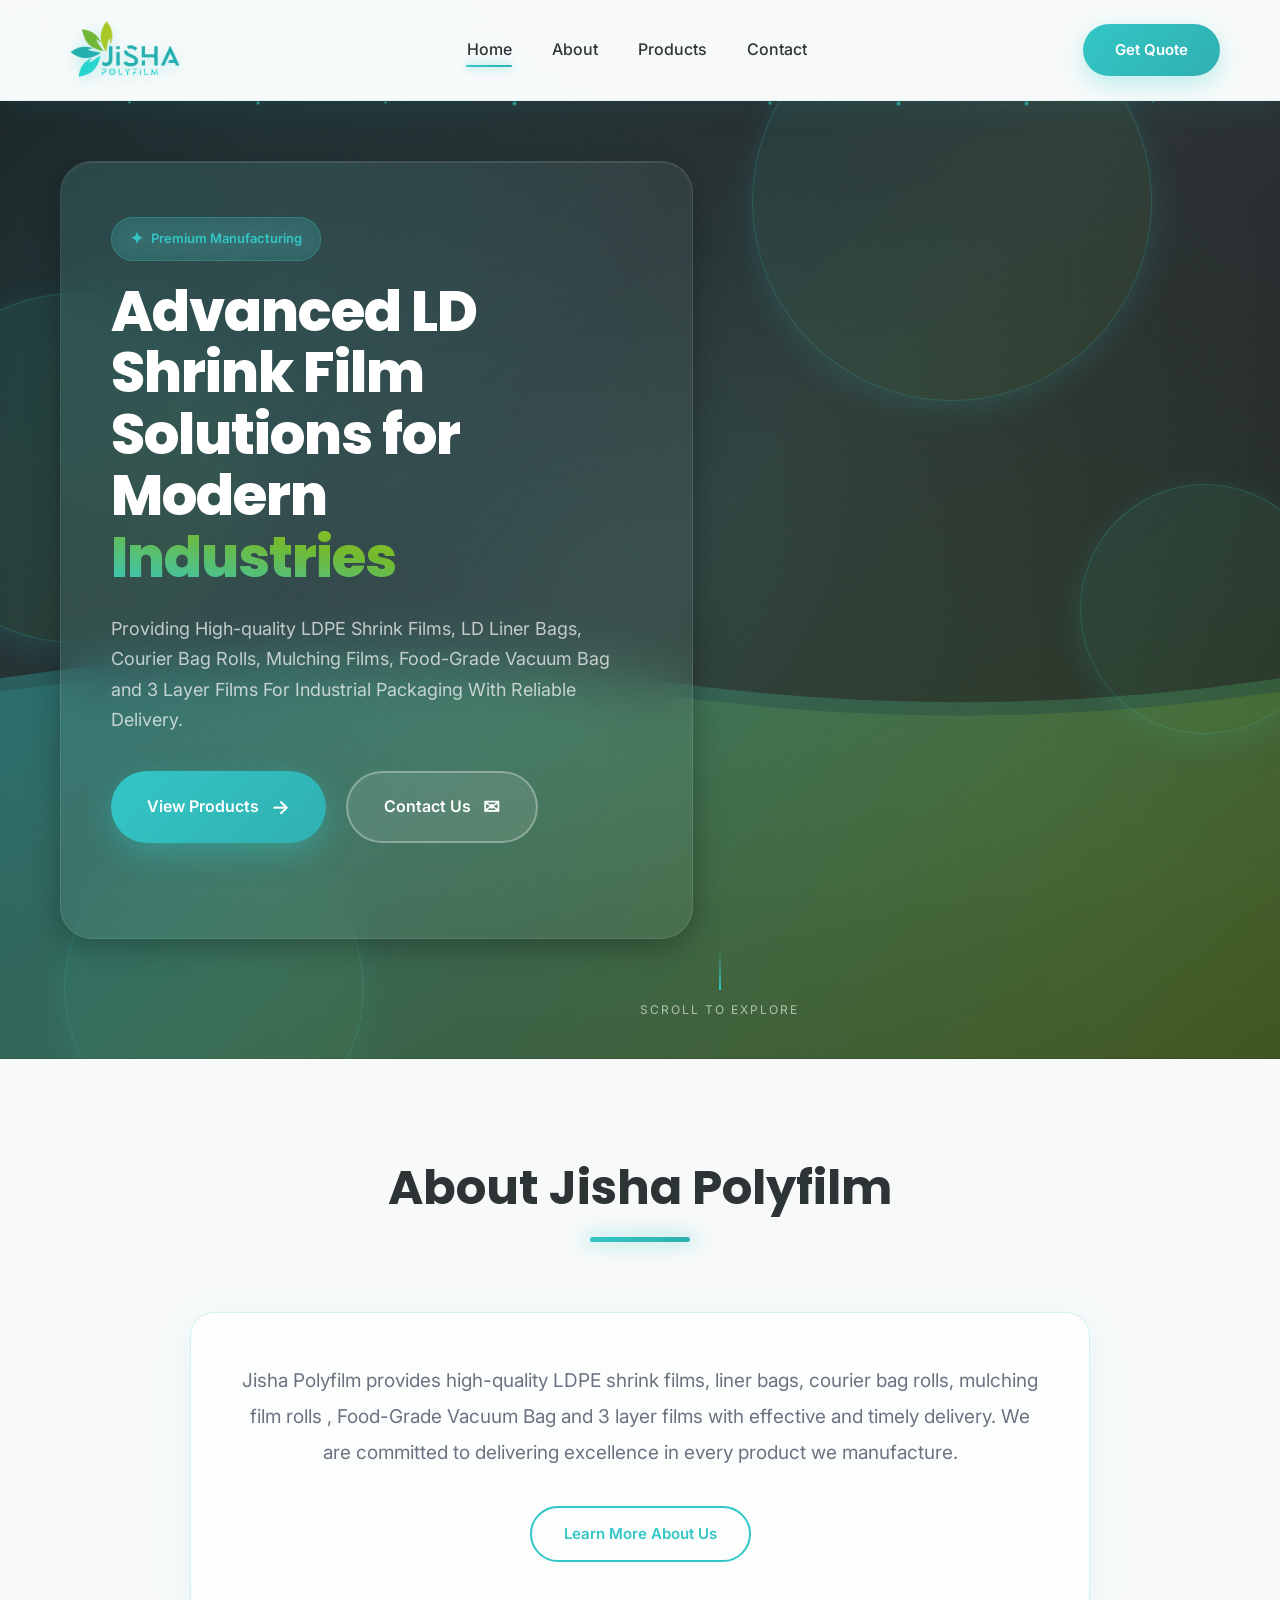
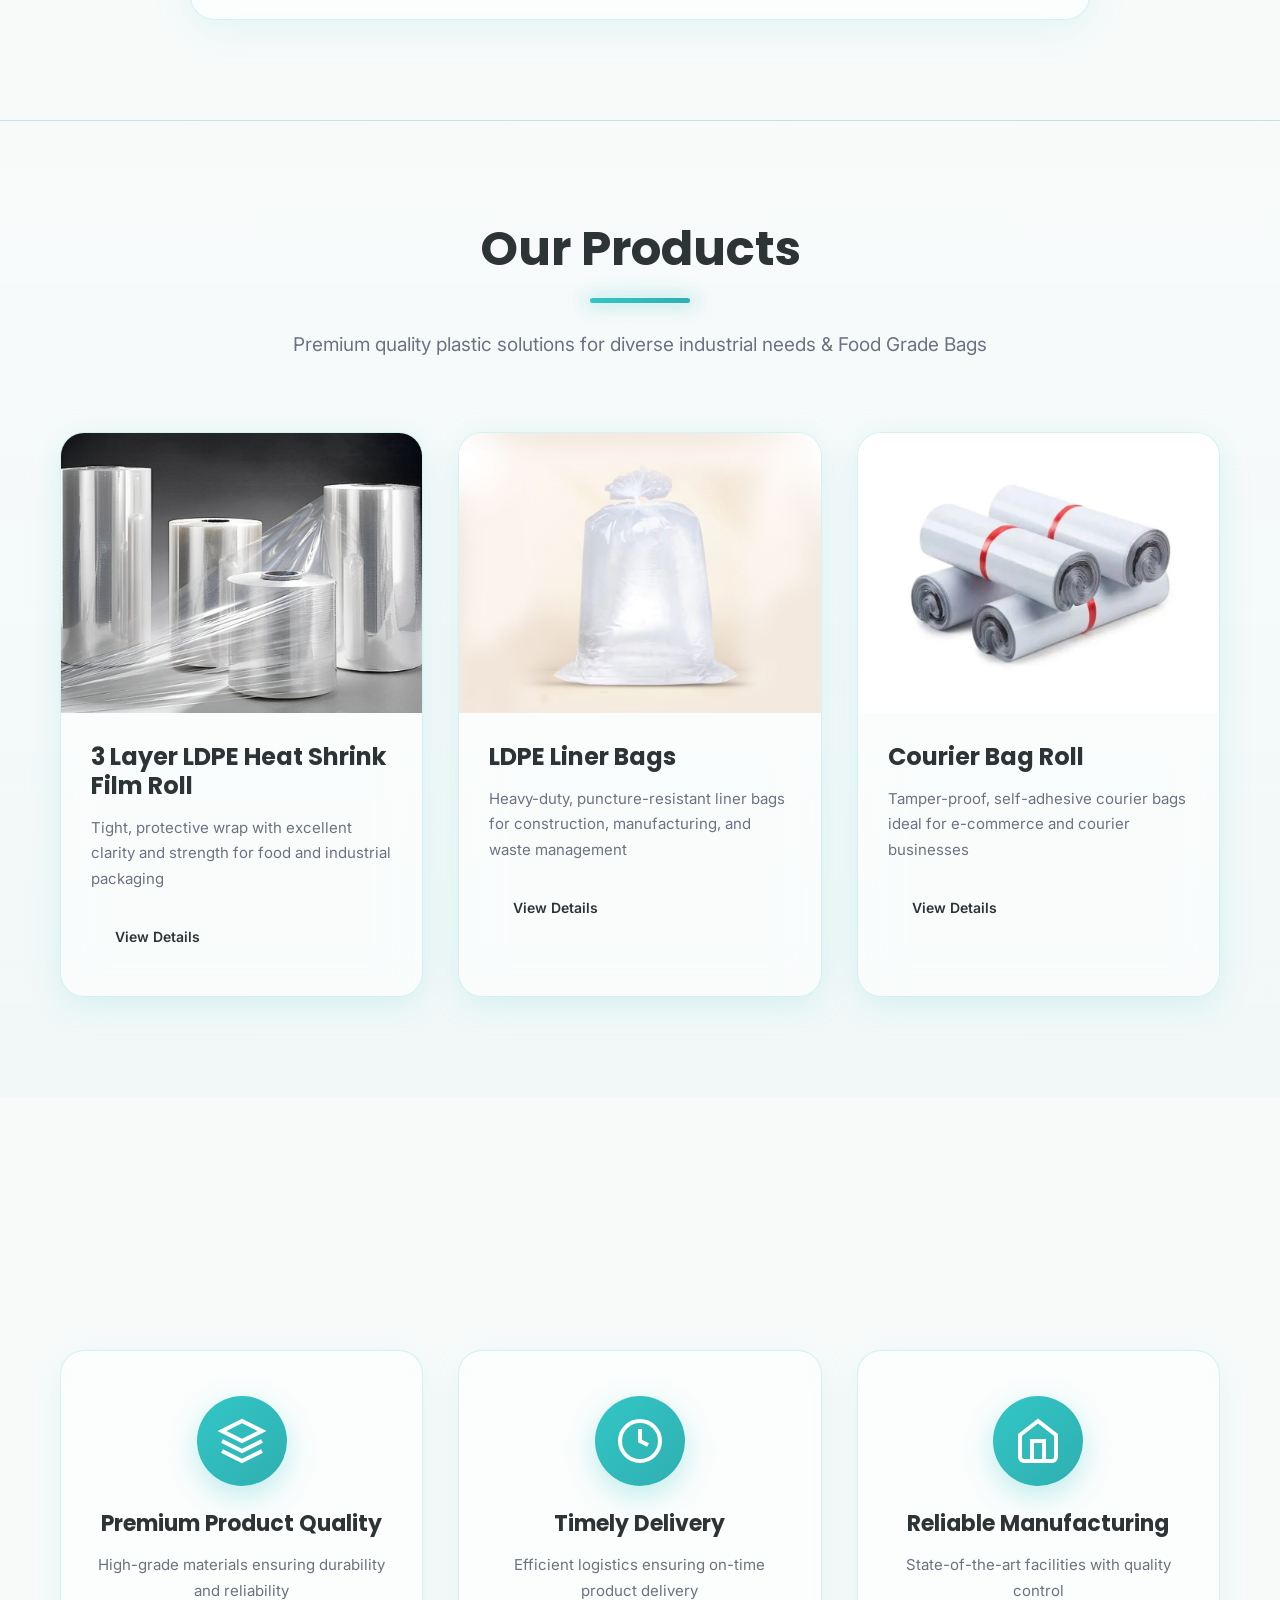
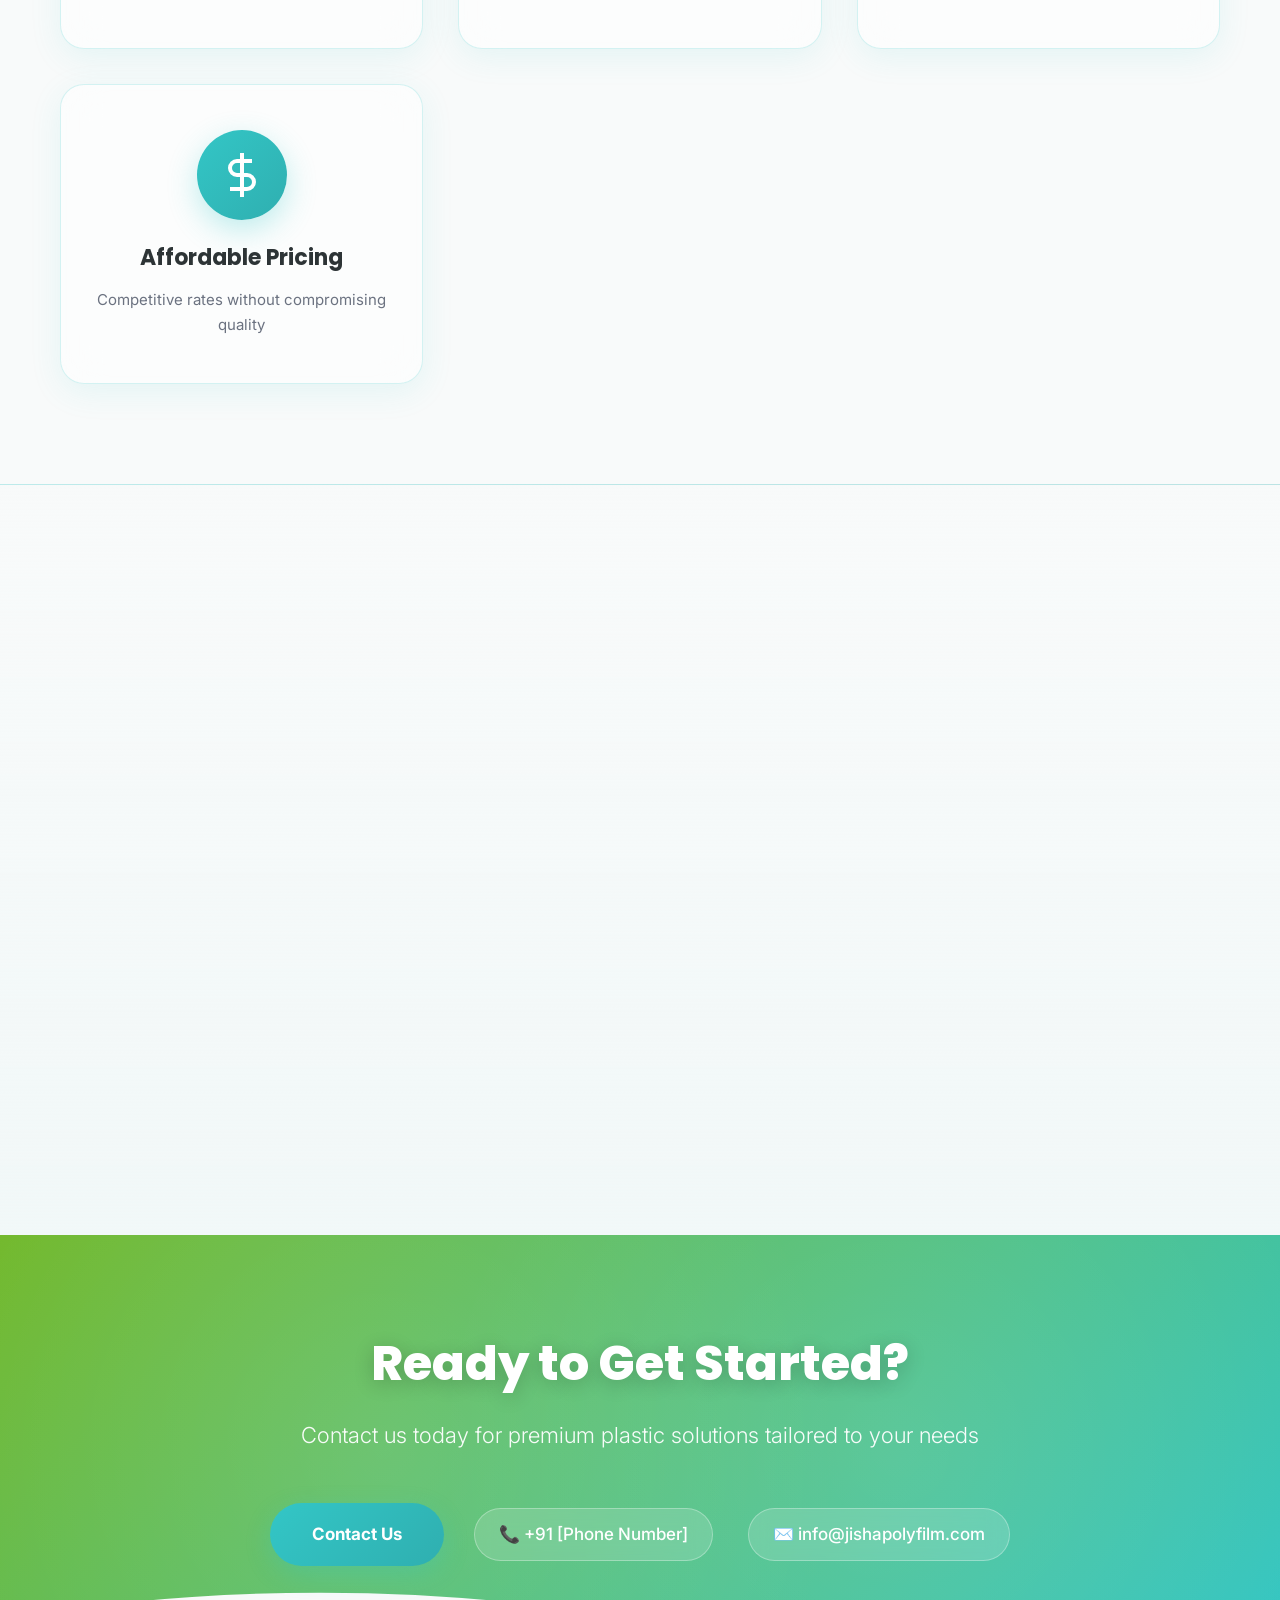
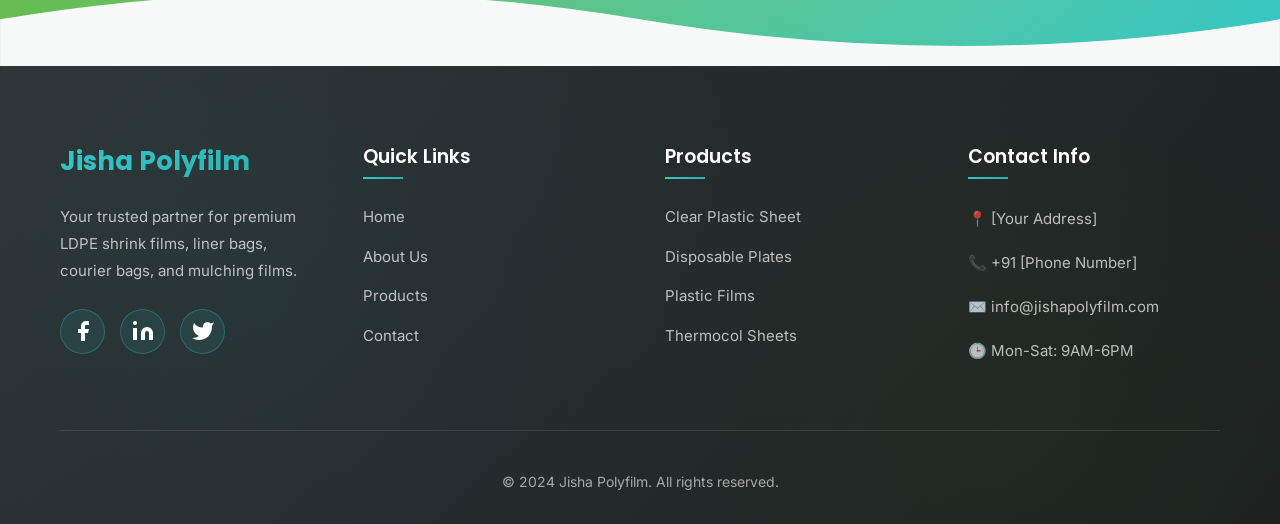
<file: index.html>
<!DOCTYPE html>
<html lang="en">
<head>
    <meta charset="UTF-8">
    <meta name="viewport" content="width=device-width, initial-scale=1.0">
    <meta name="description" content="Jisha Polyfilm - Quality LD Shrink Rolls, Liner Bags & Iner Liner Bags with Reliable Delivery">
    <title>Jisha Polyfilm - Premium Plastic Solutions</title>
    <link rel="stylesheet" href="css/style.css">
    <link rel="icon" type="image/x-icon" href="images/favicon/favicon.ico">
    <link rel="icon" type="image/png" sizes="16x16" href="images/favicon/favicon-16x16.png">
    <link rel="icon" type="image/png" sizes="32x32" href="images/favicon/favicon-32x32.png">
    <link rel="apple-touch-icon" sizes="180x180" href="images/favicon/apple-touch-icon.png">
    <link rel="icon" type="image/png" sizes="192x192" href="images/favicon/android-chrome-192x192.png">
    <link rel="manifest" href="images/favicon/site.webmanifest">
    <link rel="preconnect" href="https://fonts.googleapis.com">
    <link rel="preconnect" href="https://fonts.gstatic.com" crossorigin>
    <link href="https://fonts.googleapis.com/css2?family=Poppins:wght@300;400;500;600;700&family=Inter:wght@300;400;500;600&display=swap" rel="stylesheet">
</head>
<body>
    <!-- Floating Background Shapes -->
    <div class="floating-shapes">
        <div class="shape"></div>
        <div class="shape"></div>
        <div class="shape"></div>
    </div>

    <!-- Header -->
    <header class="header" id="header">
        <div class="container">
            <div class="nav-wrapper">
                <div class="logo">
                    <img src="images/logo.png" alt="Jisha Polyfilm Logo">
                </div>
                <nav class="nav" id="nav">
                    <ul class="nav-list">
                        <li><a href="index.html" class="active">Home</a></li>
                        <li><a href="about.html">About</a></li>
                        <li><a href="products.html">Products</a></li>
                        <li><a href="contact.html">Contact</a></li>
                    </ul>
                </nav>
                <a href="contact.html" class="btn btn-primary">Get Quote</a>
                <button class="mobile-toggle" id="mobileToggle">
                    <span></span>
                    <span></span>
                    <span></span>
                </button>
            </div>
        </div>
    </header>

    <!-- Premium Hero Section -->
    <section class="hero-premium">
        <!-- Animated Background Layers -->
        <div class="hero-bg-layer"></div>
        
        <!-- Floating Transparent Shapes -->
        <div class="hero-floating-shapes">
            <div class="floating-film film-1"></div>
            <div class="floating-film film-2"></div>
            <div class="floating-film film-3"></div>
            <div class="floating-film film-4"></div>
        </div>
        
        <!-- Animated Wave Overlay -->
        <div class="hero-wave-container">
            <svg class="hero-wave" viewBox="0 0 1200 600" preserveAspectRatio="none">
                <defs>
                    <linearGradient id="waveGradient1" x1="0%" y1="0%" x2="100%" y2="100%">
                        <stop offset="0%" style="stop-color:rgba(51, 198, 198, 0.3);stop-opacity:1" />
                        <stop offset="100%" style="stop-color:rgba(115, 185, 45, 0.2);stop-opacity:1" />
                    </linearGradient>
                    <linearGradient id="waveGradient2" x1="0%" y1="0%" x2="100%" y2="0%">
                        <stop offset="0%" style="stop-color:rgba(47, 175, 176, 0.2);stop-opacity:1" />
                        <stop offset="100%" style="stop-color:rgba(169, 201, 29, 0.15);stop-opacity:1" />
                    </linearGradient>
                </defs>
                <path class="wave-path wave-1" d="M0,200 Q300,100 600,200 T1200,200 L1200,600 L0,600 Z" fill="url(#waveGradient1)"/>
                <path class="wave-path wave-2" d="M0,250 Q300,150 600,250 T1200,250 L1200,600 L0,600 Z" fill="url(#waveGradient2)"/>
            </svg>
        </div>
        
        <!-- Particle System -->
        <div class="hero-particles">
            <div class="particle"></div>
            <div class="particle"></div>
            <div class="particle"></div>
            <div class="particle"></div>
            <div class="particle"></div>
            <div class="particle"></div>
            <div class="particle"></div>
            <div class="particle"></div>
        </div>
        
        <!-- Hero Content -->
        <div class="container">
            <div class="hero-premium-wrapper">
                <!-- Left Content -->
                <div class="hero-premium-content">
                    <div class="hero-glass-card">
                        <div class="hero-badge">
                            <span class="badge-icon">✦</span>
                            <span>Premium Manufacturing</span>
                        </div>
                        <h1 class="hero-premium-title">
                            <span class="title-line">Advanced LD Shrink Film</span>
                            <span class="title-line">Solutions for Modern</span>
                            <span class="title-line title-highlight">Industries</span>
                        </h1>
                        <p class="hero-premium-subtitle">
                            Providing High-quality LDPE Shrink Films, LD Liner Bags, Courier Bag Rolls, Mulching Films, Food-Grade Vacuum Bag and 3 Layer Films For Industrial Packaging With Reliable Delivery.
                        </p>
                        <div class="hero-premium-buttons">
                            <a href="products.html" class="btn-premium btn-premium-primary">
                                <span class="btn-text">View Products</span>
                                <span class="btn-icon">→</span>
                            </a>
                            <a href="contact.html" class="btn-premium btn-premium-secondary">
                                <span class="btn-text">Contact Us</span>
                                <span class="btn-icon">✉</span>
                            </a>
                        </div>
                    
                    </div>
                </div>
                
                <!-- Right Visual -->
                <div class="hero-premium-visual">
                    <div class="visual-glass-container">
                        <!-- Layered Glass Circles -->
                        <div class="glass-circle circle-1"></div>
                        <div class="glass-circle circle-2"></div>
                        <div class="glass-circle circle-3"></div>
                        
                        <!-- Center Icon -->
                        <div class="hero-center-icon">
                            <svg width="120" height="120" viewBox="0 0 120 120" fill="none">
                                <circle cx="60" cy="60" r="50" stroke="url(#iconGradient)" stroke-width="2" opacity="0.5"/>
                                <circle cx="60" cy="60" r="40" stroke="url(#iconGradient)" stroke-width="2" opacity="0.7"/>
                                <path d="M40 60 L50 70 L80 40" stroke="url(#iconGradient)" stroke-width="3" stroke-linecap="round" stroke-linejoin="round"/>
                                <defs>
                                    <linearGradient id="iconGradient" x1="0%" y1="0%" x2="100%" y2="100%">
                                        <stop offset="0%" style="stop-color:#33C6C6"/>
                                        <stop offset="100%" style="stop-color:#73B92D"/>
                                    </linearGradient>
                                </defs>
                            </svg>
                        </div>
                    </div>
                </div>
            </div>
        </div>
        
        <!-- Scroll Indicator -->
        <div class="hero-scroll-indicator">
            <div class="scroll-line"></div>
            <span class="scroll-text">Scroll to explore</span>
        </div>
    </section>

    <!-- About Preview Section -->
    <section class="about-preview section">
        <div class="container">
            <div class="section-header">
                <h2 class="section-title">About Jisha Polyfilm</h2>
                <div class="section-divider"></div>
            </div>
            <div class="about-content">
                <p class="about-text">Jisha Polyfilm provides high-quality LDPE shrink films, liner bags, courier bag rolls, mulching film rolls , Food-Grade Vacuum Bag and 3 layer films with effective and timely delivery. We are committed to delivering excellence in every product we manufacture.</p>
                <a href="about.html" class="btn btn-outline">Learn More About Us</a>
            </div>
        </div>
    </section>

    <!-- Product Categories Section -->
    <section class="products-section section section-gray">
        <div class="container">
            <div class="section-header">
                <h2 class="section-title">Our Products</h2>
                <div class="section-divider"></div>
                <p class="section-description">Premium quality plastic solutions for diverse industrial needs & Food Grade Bags</p>
            </div>
            <div class="product-grid">
                <div class="product-card">
                    <div class="product-image">
                        <img src="images/3 layer LDPE Heat Shrink Film Roll.jpg" alt="3 Layer LDPE Heat Shrink Film Roll" loading="lazy">
                    </div>
                    <div class="product-info">
                        <h3 class="product-title">3 Layer LDPE Heat Shrink Film Roll</h3>
                        <p class="product-description">Tight, protective wrap with excellent clarity and strength for food and industrial packaging</p>
                        <a href="products.html" class="btn btn-small">View Details</a>
                    </div>
                </div>
                <div class="product-card">
                    <div class="product-image">
                        <img src="images/LDPE LINER BAGS.jpg" alt="LDPE Liner Bags" loading="lazy">
                    </div>
                    <div class="product-info">
                        <h3 class="product-title">LDPE Liner Bags</h3>
                        <p class="product-description">Heavy-duty, puncture-resistant liner bags for construction, manufacturing, and waste management</p>
                        <a href="products.html" class="btn btn-small">View Details</a>
                    </div>
                </div>
                <div class="product-card">
                    <div class="product-image">
                        <img src="images/Courier Bag Roll.jpg" alt="Courier Bag Roll" loading="lazy">
                    </div>
                    <div class="product-info">
                        <h3 class="product-title">Courier Bag Roll</h3>
                        <p class="product-description">Tamper-proof, self-adhesive courier bags ideal for e-commerce and courier businesses</p>
                        <a href="products.html" class="btn btn-small">View Details</a>
                    </div>
                </div>
            </div>
        </div>
    </section>

    <!-- Why Choose Us Section -->
    <section class="features-section section">
        <div class="container">
            <div class="section-header">
                <h2 class="section-title">Why Choose Us</h2>
                <div class="section-divider"></div>
            </div>
            <div class="features-grid">
                <div class="feature-card">
                    <div class="feature-icon">
                        <svg width="48" height="48" viewBox="0 0 24 24" fill="none" stroke="currentColor" stroke-width="2">
                            <path d="M12 2L2 7l10 5 10-5-10-5z"/>
                            <path d="M2 17l10 5 10-5M2 12l10 5 10-5"/>
                        </svg>
                    </div>
                    <h3 class="feature-title">Premium Product Quality</h3>
                    <p class="feature-description">High-grade materials ensuring durability and reliability</p>
                </div>
                <div class="feature-card">
                    <div class="feature-icon">
                        <svg width="48" height="48" viewBox="0 0 24 24" fill="none" stroke="currentColor" stroke-width="2">
                            <circle cx="12" cy="12" r="10"/>
                            <polyline points="12 6 12 12 16 14"/>
                        </svg>
                    </div>
                    <h3 class="feature-title">Timely Delivery</h3>
                    <p class="feature-description">Efficient logistics ensuring on-time product delivery</p>
                </div>
                <div class="feature-card">
                    <div class="feature-icon">
                        <svg width="48" height="48" viewBox="0 0 24 24" fill="none" stroke="currentColor" stroke-width="2">
                            <path d="M3 9l9-7 9 7v11a2 2 0 0 1-2 2H5a2 2 0 0 1-2-2z"/>
                            <polyline points="9 22 9 12 15 12 15 22"/>
                        </svg>
                    </div>
                    <h3 class="feature-title">Reliable Manufacturing</h3>
                    <p class="feature-description">State-of-the-art facilities with quality control</p>
                </div>
                <div class="feature-card">
                    <div class="feature-icon">
                        <svg width="48" height="48" viewBox="0 0 24 24" fill="none" stroke="currentColor" stroke-width="2">
                            <line x1="12" y1="1" x2="12" y2="23"/>
                            <path d="M17 5H9.5a3.5 3.5 0 0 0 0 7h5a3.5 3.5 0 0 1 0 7H6"/>
                        </svg>
                    </div>
                    <h3 class="feature-title">Affordable Pricing</h3>
                    <p class="feature-description">Competitive rates without compromising quality</p>
                </div>
                <div class="feature-card">
                    <div class="feature-icon">
                        <svg width="48" height="48" viewBox="0 0 24 24" fill="none" stroke="currentColor" stroke-width="2">
                            <path d="M17 21v-2a4 4 0 0 0-4-4H5a4 4 0 0 0-4 4v2"/>
                            <circle cx="9" cy="7" r="4"/>
                            <path d="M23 21v-2a4 4 0 0 0-3-3.87"/>
                            <path d="M16 3.13a4 4 0 0 1 0 7.75"/>
                        </svg>
                    </div>
                    <h3 class="feature-title">Customer Satisfaction</h3>
                    <p class="feature-description">Dedicated support and service excellence</p>
                </div>
            </div>
        </div>
    </section>

    <!-- Industries We Serve -->
    <section class="industries-section section section-gray">
        <div class="container">
            <div class="section-header">
                <h2 class="section-title">Industries We Serve</h2>
                <div class="section-divider"></div>
            </div>
            <div class="industries-grid">
                <div class="industry-card">
                    <h3>Packaging Industry</h3>
                    <p>Comprehensive plastic solutions for packaging needs</p>
                </div>
                <div class="industry-card">
                    <h3>Food Industry</h3>
                    <p>Food-grade disposable products and packaging materials</p>
                </div>
                <div class="industry-card">
                    <h3>Agricultural Product Suppliers</h3>
                    <p>Bulk supply of quality agricultural plastic products</p>
                </div>
                <div class="industry-card">
                    <h3>Manufacturing Industry</h3>
                    <p>Industrial-grade plastic sheets and components</p>
                </div>
                <div class="industry-card">
                    <h3>Retail Supply</h3>
                    <p>Retail-ready plastic products and materials</p>
                </div>
            </div>
        </div>
    </section>

    <!-- Contact CTA Section -->
    <section class="cta-section">
        <div class="container">
            <div class="cta-content">
                <h2>Ready to Get Started?</h2>
                <p>Contact us today for premium plastic solutions tailored to your needs</p>
                <div class="cta-buttons">
                    <a href="contact.html" class="btn btn-primary btn-lg">Contact Us</a>
                    <div class="cta-contact">
                        <span>📞 +91 [Phone Number]</span>
                        <span>✉️ info@jishapolyfilm.com</span>
                    </div>
                </div>
            </div>
        </div>
    </section>

    <!-- Footer -->
    <footer class="footer">
        <div class="container">
            <div class="footer-content">
                <div class="footer-col">
                    <h3>Jisha Polyfilm</h3>
                    <p>Your trusted partner for premium LDPE shrink films, liner bags, courier bags, and mulching films.</p>
                    <div class="social-links">
                        <a href="#" aria-label="Facebook">
                            <svg width="24" height="24" viewBox="0 0 24 24" fill="currentColor">
                                <path d="M18 2h-3a5 5 0 0 0-5 5v3H7v4h3v8h4v-8h3l1-4h-4V7a1 1 0 0 1 1-1h3z"/>
                            </svg>
                        </a>
                        <a href="#" aria-label="LinkedIn">
                            <svg width="24" height="24" viewBox="0 0 24 24" fill="currentColor">
                                <path d="M16 8a6 6 0 0 1 6 6v7h-4v-7a2 2 0 0 0-2-2 2 2 0 0 0-2 2v7h-4v-7a6 6 0 0 1 6-6z"/>
                                <rect x="2" y="9" width="4" height="12"/>
                                <circle cx="4" cy="4" r="2"/>
                            </svg>
                        </a>
                        <a href="#" aria-label="Twitter">
                            <svg width="24" height="24" viewBox="0 0 24 24" fill="currentColor">
                                <path d="M23 3a10.9 10.9 0 0 1-3.14 1.53 4.48 4.48 0 0 0-7.86 3v1A10.66 10.66 0 0 1 3 4s-4 9 5 13a11.64 11.64 0 0 1-7 2c9 5 20 0 20-11.5a4.5 4.5 0 0 0-.08-.83A7.72 7.72 0 0 0 23 3z"/>
                            </svg>
                        </a>
                    </div>
                </div>
                <div class="footer-col">
                    <h4>Quick Links</h4>
                    <ul>
                        <li><a href="index.html">Home</a></li>
                        <li><a href="about.html">About Us</a></li>
                        <li><a href="products.html">Products</a></li>
                        <li><a href="contact.html">Contact</a></li>
                    </ul>
                </div>
                <div class="footer-col">
                    <h4>Products</h4>
                    <ul>
                        <li><a href="products.html">Clear Plastic Sheet</a></li>
                        <li><a href="products.html">Disposable Plates</a></li>
                        <li><a href="products.html">Plastic Films</a></li>
                        <li><a href="products.html">Thermocol Sheets</a></li>
                    </ul>
                </div>
                <div class="footer-col">
                    <h4>Contact Info</h4>
                    <ul class="contact-info">
                        <li>📍 [Your Address]</li>
                        <li>📞 +91 [Phone Number]</li>
                        <li>✉️ info@jishapolyfilm.com</li>
                        <li>🕒 Mon-Sat: 9AM-6PM</li>
                    </ul>
                </div>
            </div>
            <div class="footer-bottom">
                <p>&copy; 2024 Jisha Polyfilm. All rights reserved.</p>
            </div>
        </div>
    </footer>

    <script src="js/main.js"></script>
</body>
</html>
</file>
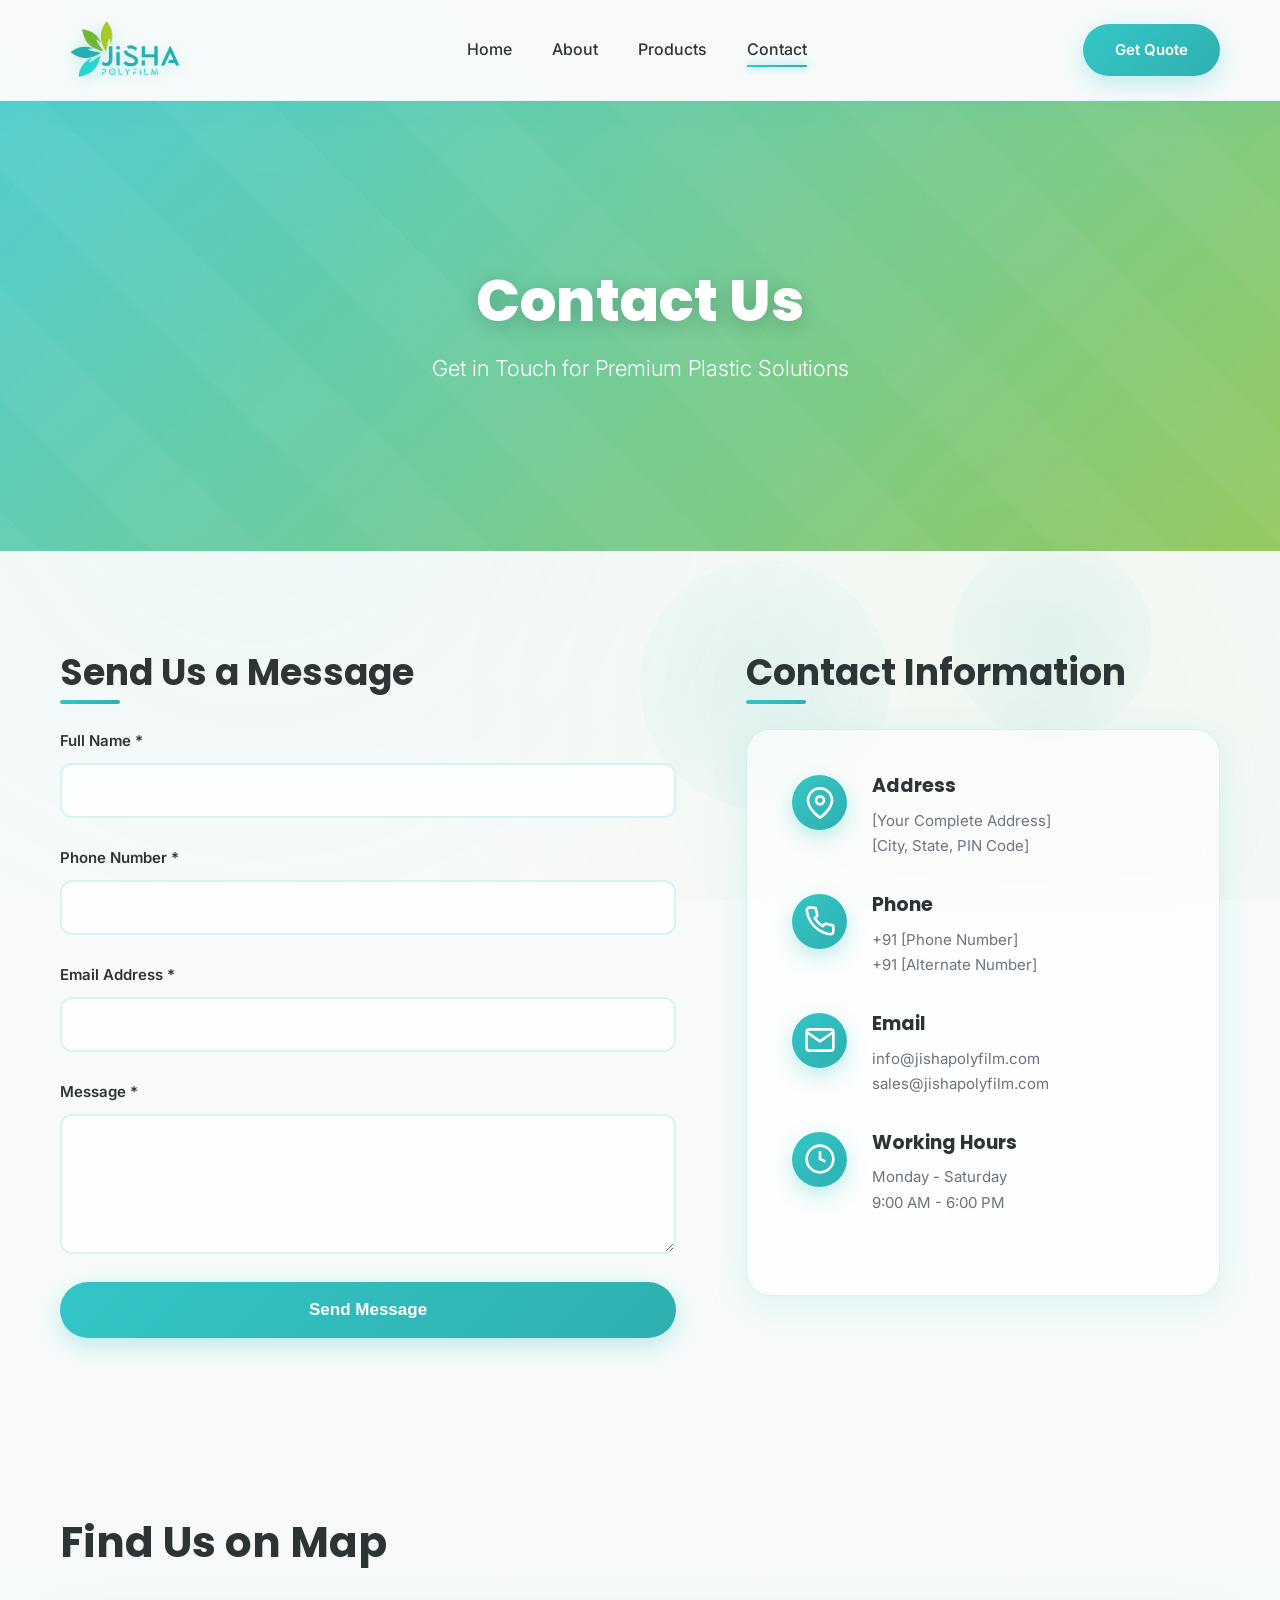
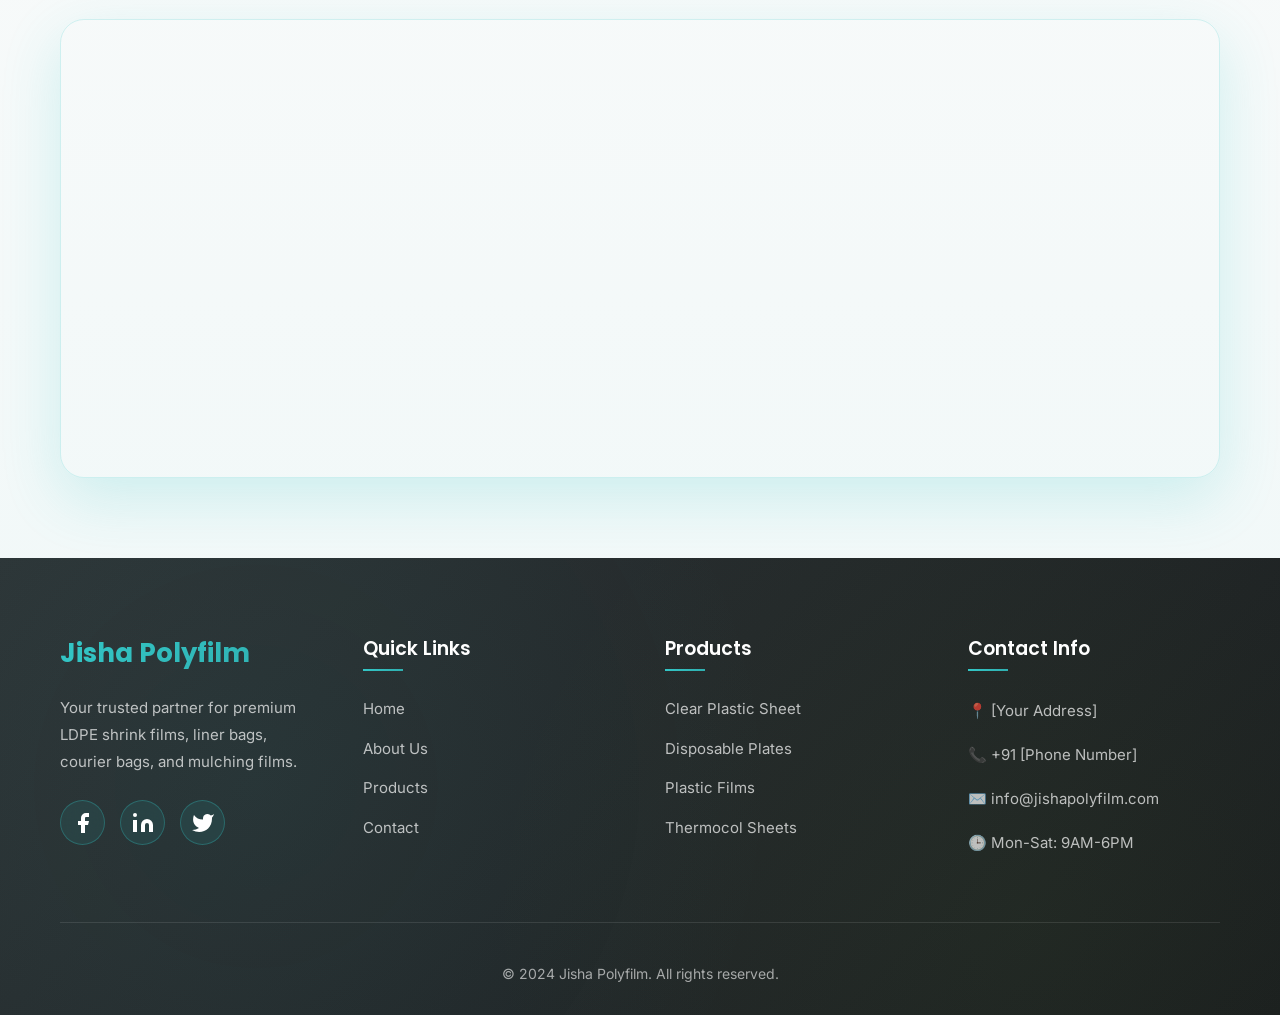
<file: contact.html>
<!DOCTYPE html>
<html lang="en">
<head>
    <meta charset="UTF-8">
    <meta name="viewport" content="width=device-width, initial-scale=1.0">
    <meta name="description" content="Contact Jisha Polyfilm - Get in touch for plastic solutions">
    <title>Contact Us - Jisha Polyfilm</title>
    <link rel="stylesheet" href="css/style.css">
    <link rel="icon" type="image/x-icon" href="images/favicon/favicon.ico">
    <link rel="icon" type="image/png" sizes="16x16" href="images/favicon/favicon-16x16.png">
    <link rel="icon" type="image/png" sizes="32x32" href="images/favicon/favicon-32x32.png">
    <link rel="apple-touch-icon" sizes="180x180" href="images/favicon/apple-touch-icon.png">
    <link rel="icon" type="image/png" sizes="192x192" href="images/favicon/android-chrome-192x192.png">
    <link rel="manifest" href="images/favicon/site.webmanifest">
    <link rel="preconnect" href="https://fonts.googleapis.com">
    <link rel="preconnect" href="https://fonts.gstatic.com" crossorigin>
    <link href="https://fonts.googleapis.com/css2?family=Poppins:wght@300;400;500;600;700&family=Inter:wght@300;400;500;600&display=swap" rel="stylesheet">
</head>
<body>
    <!-- Floating Background Shapes -->
    <div class="floating-shapes">
        <div class="shape"></div>
        <div class="shape"></div>
        <div class="shape"></div>
    </div>

    <!-- Header -->
    <header class="header" id="header">
        <div class="container">
            <div class="nav-wrapper">
                <div class="logo">
                    <img src="images/logo.png" alt="Jisha Polyfilm Logo">
                </div>
                <nav class="nav" id="nav">
                    <ul class="nav-list">
                        <li><a href="index.html">Home</a></li>
                        <li><a href="about.html">About</a></li>
                        <li><a href="products.html">Products</a></li>
                        <li><a href="contact.html" class="active">Contact</a></li>
                    </ul>
                </nav>
                <a href="contact.html" class="btn btn-primary">Get Quote</a>
                <button class="mobile-toggle" id="mobileToggle">
                    <span></span>
                    <span></span>
                    <span></span>
                </button>
            </div>
        </div>
    </header>

    <!-- Contact Banner -->
    <section class="page-banner">
        <div class="banner-overlay"></div>
        <div class="container">
            <h1 class="banner-title">Contact Us</h1>
            <p class="banner-subtitle">Get in Touch for Premium Plastic Solutions</p>
        </div>
    </section>

    <!-- Contact Section -->
    <section class="contact-section section">
        <div class="container">
            <div class="contact-wrapper">
                <!-- Contact Form -->
                <div class="contact-form-container">
                    <h2>Send Us a Message</h2>
                    <form class="contact-form" id="contactForm">
                        <div class="form-group">
                            <label for="fullName">Full Name *</label>
                            <input type="text" id="fullName" name="fullName" required>
                        </div>
                        <div class="form-group">
                            <label for="phone">Phone Number *</label>
                            <input type="tel" id="phone" name="phone" required>
                        </div>
                        <div class="form-group">
                            <label for="email">Email Address *</label>
                            <input type="email" id="email" name="email" required>
                        </div>
                        <div class="form-group">
                            <label for="message">Message *</label>
                            <textarea id="message" name="message" rows="5" required></textarea>
                        </div>
                        <button type="submit" class="btn btn-primary btn-lg">Send Message</button>
                    </form>
                </div>

                <!-- Contact Details -->
                <div class="contact-details-container">
                    <h2>Contact Information</h2>
                    <div class="contact-info-card">
                        <div class="contact-info-item">
                            <div class="contact-icon">
                                <svg width="32" height="32" viewBox="0 0 24 24" fill="none" stroke="currentColor" stroke-width="2">
                                    <path d="M21 10c0 7-9 13-9 13s-9-6-9-13a9 9 0 0 1 18 0z"/>
                                    <circle cx="12" cy="10" r="3"/>
                                </svg>
                            </div>
                            <div>
                                <h4>Address</h4>
                                <p>[Your Complete Address]<br>[City, State, PIN Code]</p>
                            </div>
                        </div>
                        <div class="contact-info-item">
                            <div class="contact-icon">
                                <svg width="32" height="32" viewBox="0 0 24 24" fill="none" stroke="currentColor" stroke-width="2">
                                    <path d="M22 16.92v3a2 2 0 0 1-2.18 2 19.79 19.79 0 0 1-8.63-3.07 19.5 19.5 0 0 1-6-6 19.79 19.79 0 0 1-3.07-8.67A2 2 0 0 1 4.11 2h3a2 2 0 0 1 2 1.72 12.84 12.84 0 0 0 .7 2.81 2 2 0 0 1-.45 2.11L8.09 9.91a16 16 0 0 0 6 6l1.27-1.27a2 2 0 0 1 2.11-.45 12.84 12.84 0 0 0 2.81.7A2 2 0 0 1 22 16.92z"/>
                                </svg>
                            </div>
                            <div>
                                <h4>Phone</h4>
                                <p>+91 [Phone Number]<br>+91 [Alternate Number]</p>
                            </div>
                        </div>
                        <div class="contact-info-item">
                            <div class="contact-icon">
                                <svg width="32" height="32" viewBox="0 0 24 24" fill="none" stroke="currentColor" stroke-width="2">
                                    <path d="M4 4h16c1.1 0 2 .9 2 2v12c0 1.1-.9 2-2 2H4c-1.1 0-2-.9-2-2V6c0-1.1.9-2 2-2z"/>
                                    <polyline points="22,6 12,13 2,6"/>
                                </svg>
                            </div>
                            <div>
                                <h4>Email</h4>
                                <p>info@jishapolyfilm.com<br>sales@jishapolyfilm.com</p>
                            </div>
                        </div>
                        <div class="contact-info-item">
                            <div class="contact-icon">
                                <svg width="32" height="32" viewBox="0 0 24 24" fill="none" stroke="currentColor" stroke-width="2">
                                    <circle cx="12" cy="12" r="10"/>
                                    <polyline points="12 6 12 12 16 14"/>
                                </svg>
                            </div>
                            <div>
                                <h4>Working Hours</h4>
                                <p>Monday - Saturday<br>9:00 AM - 6:00 PM</p>
                            </div>
                        </div>
                    </div>
                </div>
            </div>
        </div>
    </section>

    <!-- Map Section -->
    <section class="map-section">
        <div class="container">
            <h2 class="section-title">Find Us on Map</h2>
            <div class="map-container">
                <iframe 
                    src="https://www.google.com/maps/embed?pb=!1m18!1m12!1m3!1d3022.1422937950147!2d-73.98731968482413!3d40.75889497932681!2m3!1f0!2f0!3f0!3m2!1i1024!2i768!4f13.1!3m3!1m2!1s0x89c25855c6480299%3A0x55194ec5a1ae072e!2sTimes%20Square!5e0!3m2!1sen!2sus!4v1234567890123!5m2!1sen!2sus" 
                    width="100%" 
                    height="450" 
                    style="border:0;" 
                    allowfullscreen="" 
                    loading="lazy" 
                    referrerpolicy="no-referrer-when-downgrade">
                </iframe>
            </div>
        </div>
    </section>

    <!-- Footer -->
    <footer class="footer">
        <div class="container">
            <div class="footer-content">
                <div class="footer-col">
                    <h3>Jisha Polyfilm</h3>
                    <p>Your trusted partner for premium LDPE shrink films, liner bags, courier bags, and mulching films.</p>
                    <div class="social-links">
                        <a href="#" aria-label="Facebook">
                            <svg width="24" height="24" viewBox="0 0 24 24" fill="currentColor">
                                <path d="M18 2h-3a5 5 0 0 0-5 5v3H7v4h3v8h4v-8h3l1-4h-4V7a1 1 0 0 1 1-1h3z"/>
                            </svg>
                        </a>
                        <a href="#" aria-label="LinkedIn">
                            <svg width="24" height="24" viewBox="0 0 24 24" fill="currentColor">
                                <path d="M16 8a6 6 0 0 1 6 6v7h-4v-7a2 2 0 0 0-2-2 2 2 0 0 0-2 2v7h-4v-7a6 6 0 0 1 6-6z"/>
                                <rect x="2" y="9" width="4" height="12"/>
                                <circle cx="4" cy="4" r="2"/>
                            </svg>
                        </a>
                        <a href="#" aria-label="Twitter">
                            <svg width="24" height="24" viewBox="0 0 24 24" fill="currentColor">
                                <path d="M23 3a10.9 10.9 0 0 1-3.14 1.53 4.48 4.48 0 0 0-7.86 3v1A10.66 10.66 0 0 1 3 4s-4 9 5 13a11.64 11.64 0 0 1-7 2c9 5 20 0 20-11.5a4.5 4.5 0 0 0-.08-.83A7.72 7.72 0 0 0 23 3z"/>
                            </svg>
                        </a>
                    </div>
                </div>
                <div class="footer-col">
                    <h4>Quick Links</h4>
                    <ul>
                        <li><a href="index.html">Home</a></li>
                        <li><a href="about.html">About Us</a></li>
                        <li><a href="products.html">Products</a></li>
                        <li><a href="contact.html">Contact</a></li>
                    </ul>
                </div>
                <div class="footer-col">
                    <h4>Products</h4>
                    <ul>
                        <li><a href="products.html">Clear Plastic Sheet</a></li>
                        <li><a href="products.html">Disposable Plates</a></li>
                        <li><a href="products.html">Plastic Films</a></li>
                        <li><a href="products.html">Thermocol Sheets</a></li>
                    </ul>
                </div>
                <div class="footer-col">
                    <h4>Contact Info</h4>
                    <ul class="contact-info">
                        <li>📍 [Your Address]</li>
                        <li>📞 +91 [Phone Number]</li>
                        <li>✉️ info@jishapolyfilm.com</li>
                        <li>🕒 Mon-Sat: 9AM-6PM</li>
                    </ul>
                </div>
            </div>
            <div class="footer-bottom">
                <p>&copy; 2024 Jisha Polyfilm. All rights reserved.</p>
            </div>
        </div>
    </footer>

    <script src="js/main.js"></script>
</body>
</html>
</file>
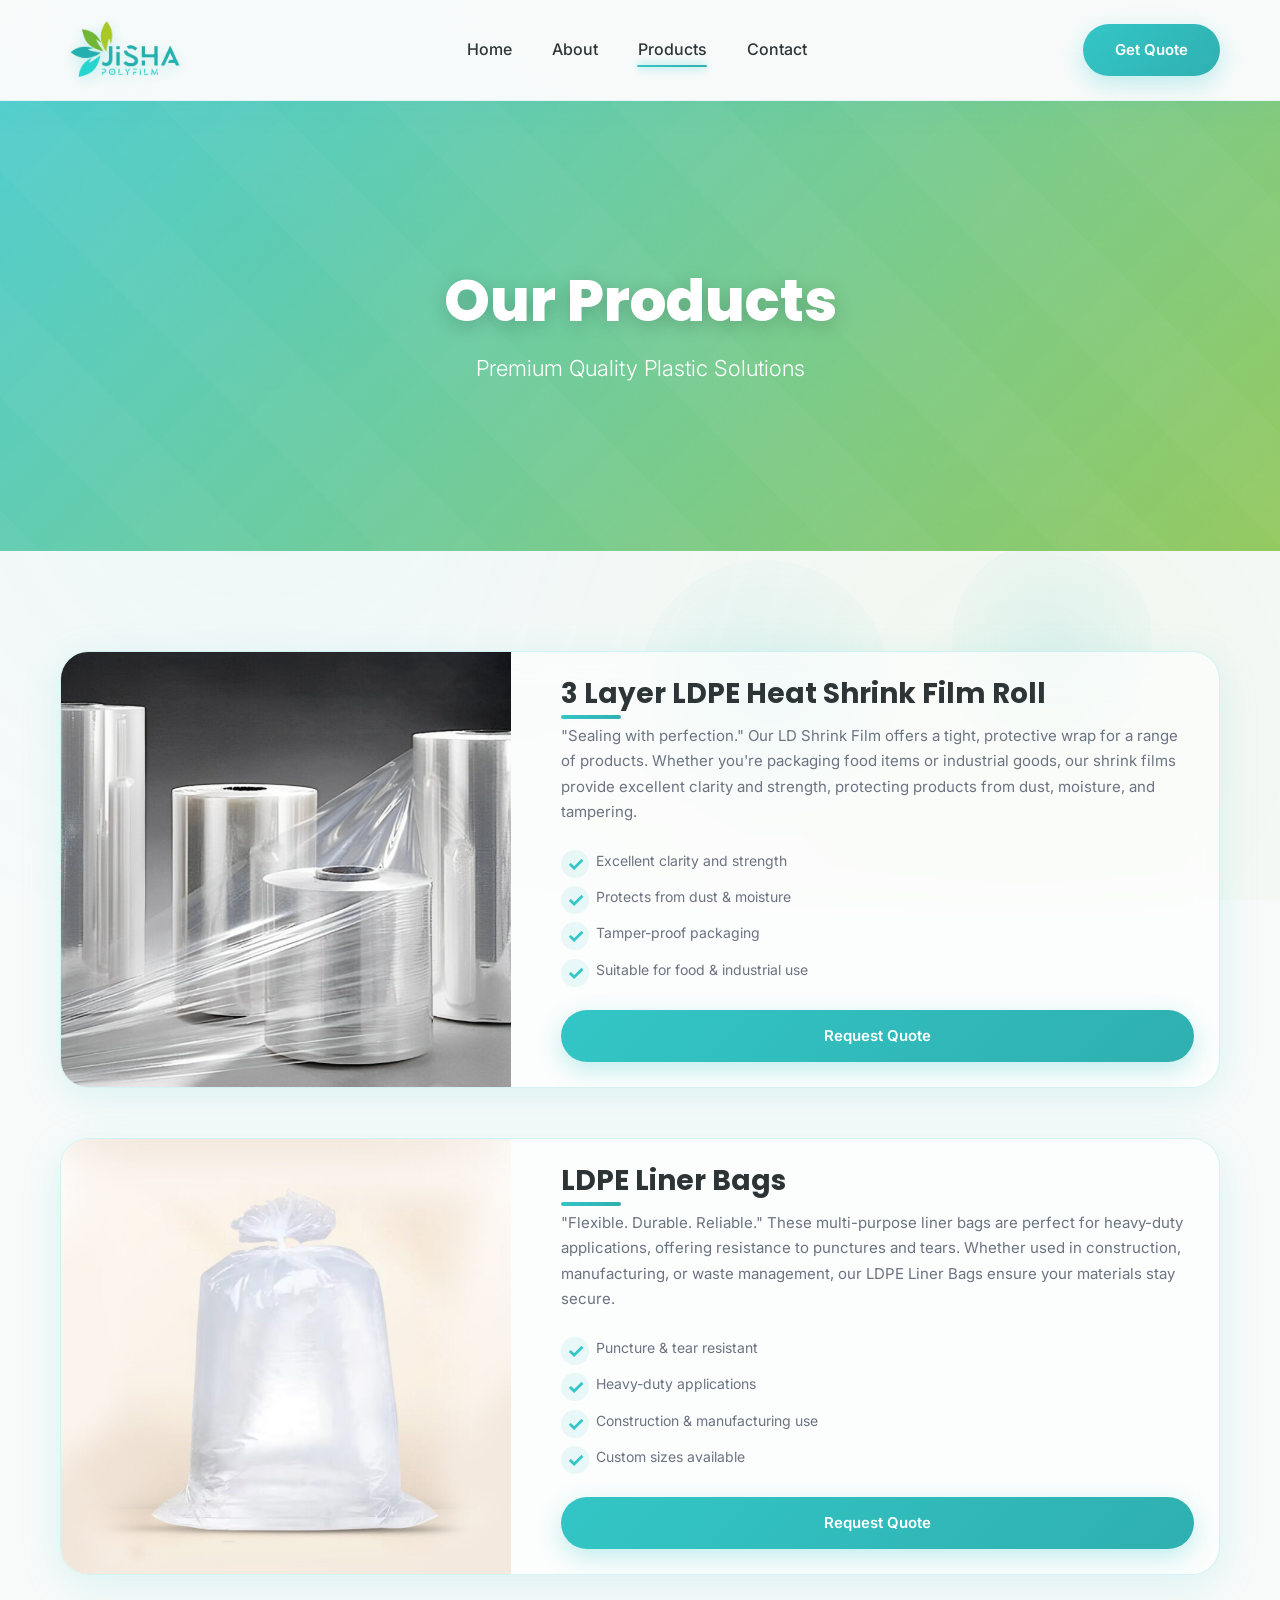
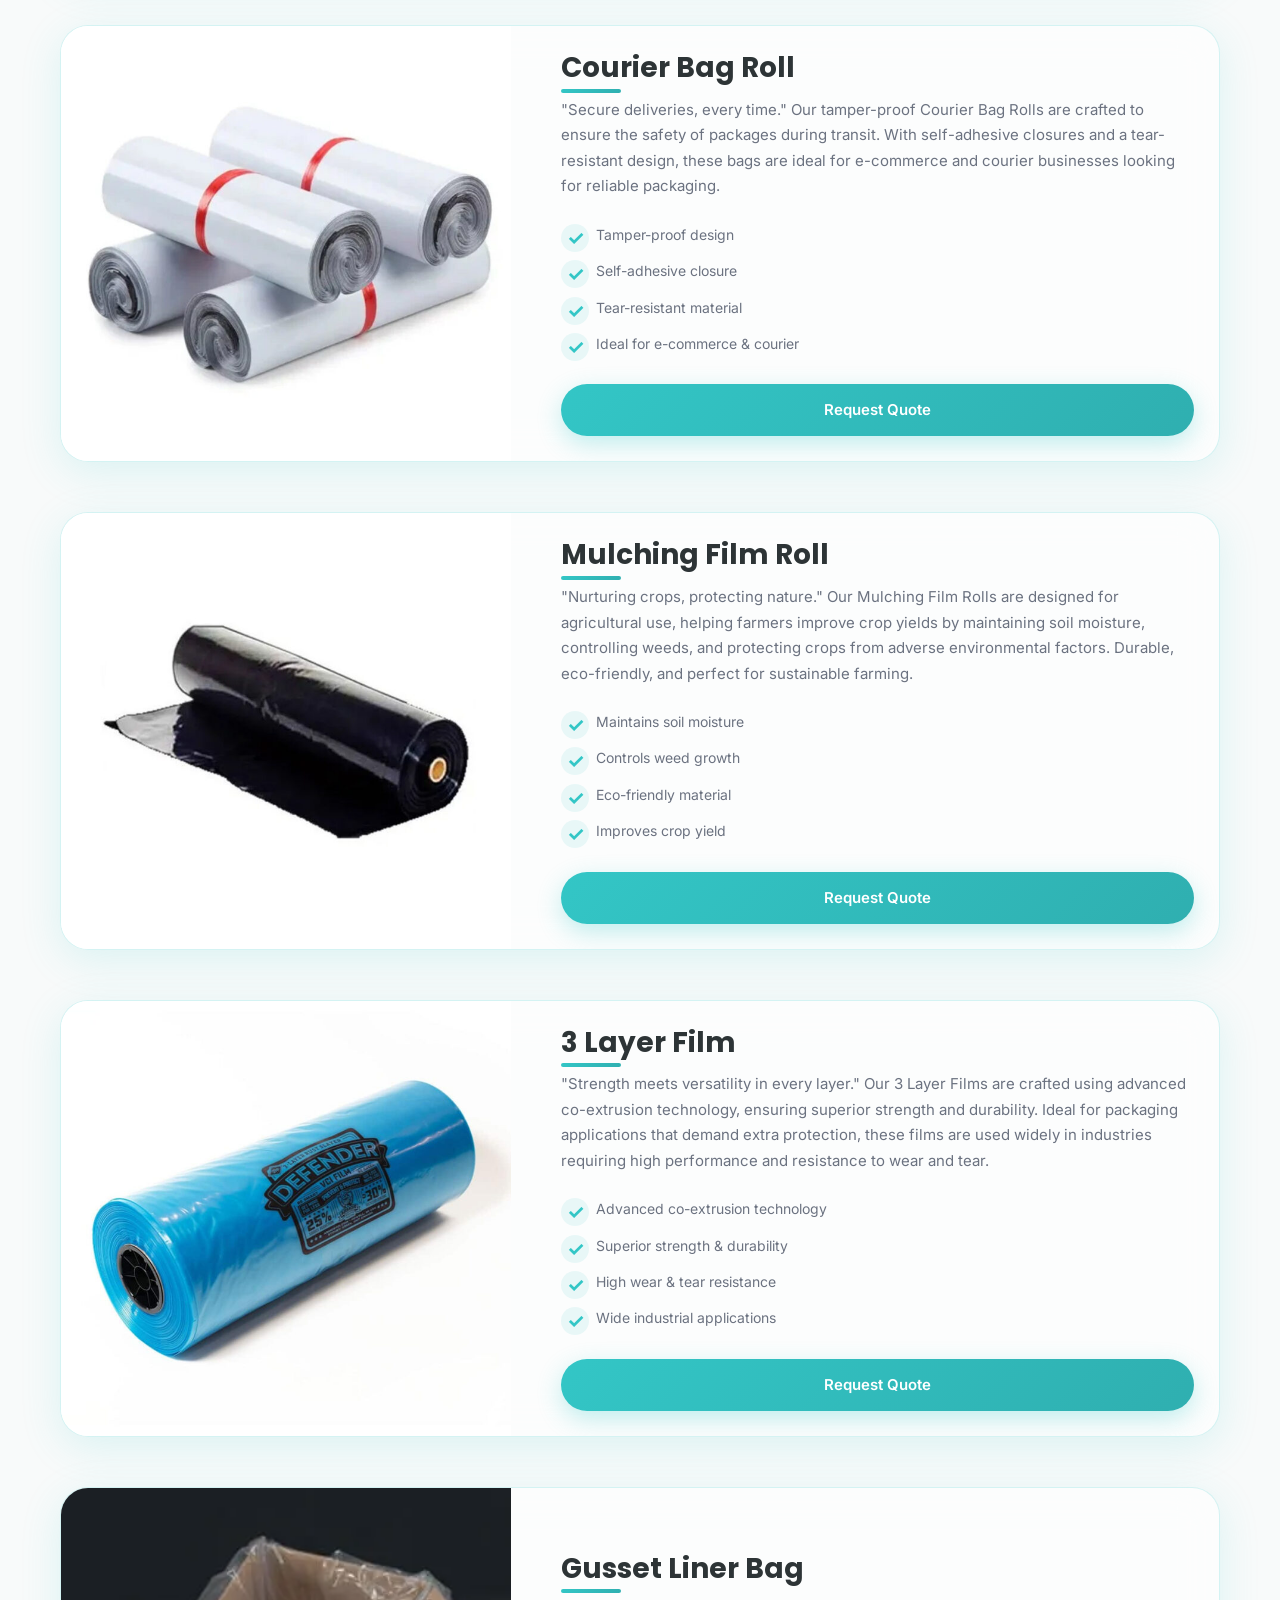
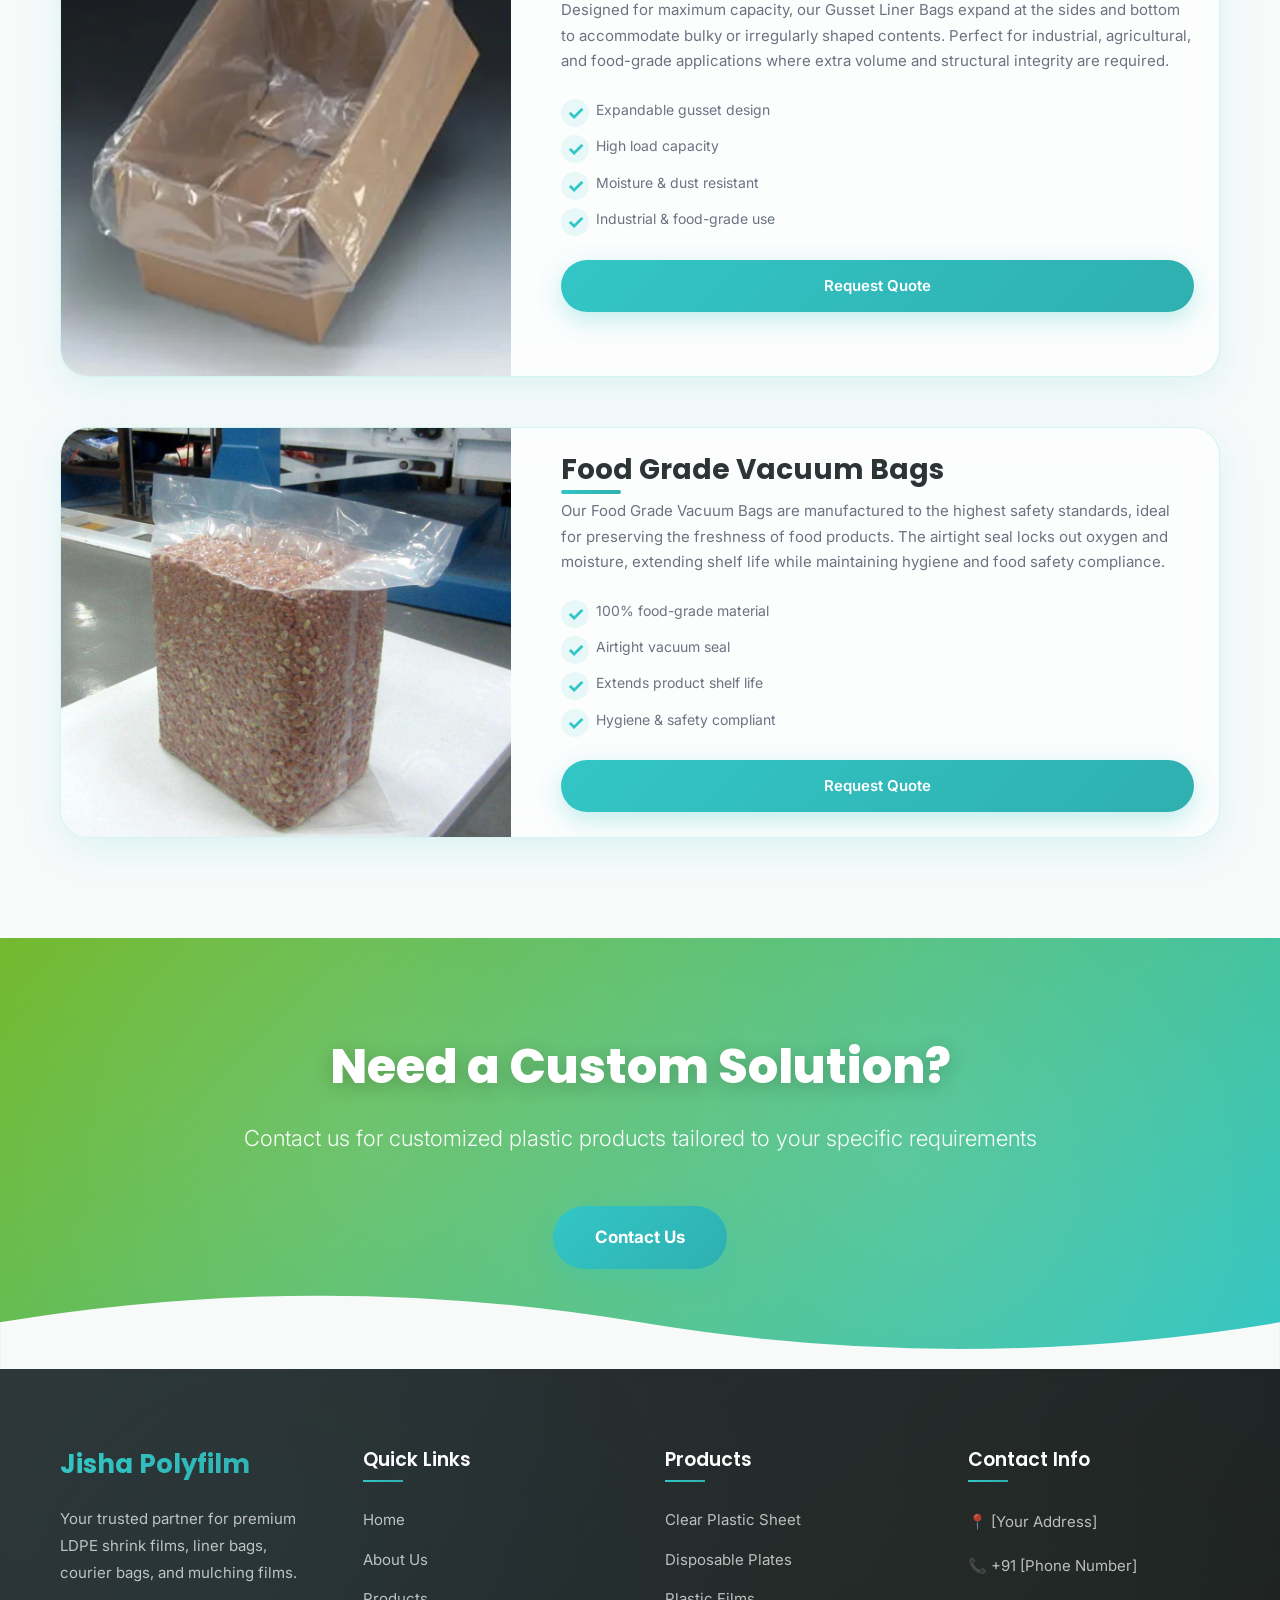
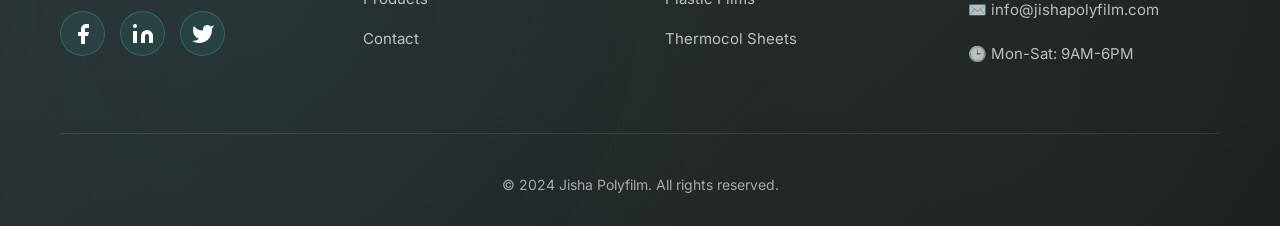
<file: products.html>
<!DOCTYPE html>
<html lang="en">
<head>
    <meta charset="UTF-8">
    <meta name="viewport" content="width=device-width, initial-scale=1.0">
    <meta name="description" content="Jisha Polyfilm Products - LD Shrink Roll, Liner Bags & Iner Liner Bags">
    <title>Products - Jisha Polyfilm</title>
    <link rel="stylesheet" href="css/style.css">
    <link rel="icon" type="image/x-icon" href="images/favicon/favicon.ico">
    <link rel="icon" type="image/png" sizes="16x16" href="images/favicon/favicon-16x16.png">
    <link rel="icon" type="image/png" sizes="32x32" href="images/favicon/favicon-32x32.png">
    <link rel="apple-touch-icon" sizes="180x180" href="images/favicon/apple-touch-icon.png">
    <link rel="icon" type="image/png" sizes="192x192" href="images/favicon/android-chrome-192x192.png">
    <link rel="manifest" href="images/favicon/site.webmanifest">
    <link rel="preconnect" href="https://fonts.googleapis.com">
    <link rel="preconnect" href="https://fonts.gstatic.com" crossorigin>
    <link href="https://fonts.googleapis.com/css2?family=Poppins:wght@300;400;500;600;700&family=Inter:wght@300;400;500;600&display=swap" rel="stylesheet">
</head>
<body>
    <!-- Floating Background Shapes -->
    <div class="floating-shapes">
        <div class="shape"></div>
        <div class="shape"></div>
        <div class="shape"></div>
    </div>

    <!-- Header -->
    <header class="header" id="header">
        <div class="container">
            <div class="nav-wrapper">
                <div class="logo">
                    <img src="images/logo.png" alt="Jisha Polyfilm Logo">
                </div>
                <nav class="nav" id="nav">
                    <ul class="nav-list">
                        <li><a href="index.html">Home</a></li>
                        <li><a href="about.html">About</a></li>
                        <li><a href="products.html" class="active">Products</a></li>
                        <li><a href="contact.html">Contact</a></li>
                    </ul>
                </nav>
                <a href="contact.html" class="btn btn-primary">Get Quote</a>
                <button class="mobile-toggle" id="mobileToggle">
                    <span></span>
                    <span></span>
                    <span></span>
                </button>
            </div>
        </div>
    </header>

    <!-- Products Banner -->
    <section class="page-banner">
        <div class="banner-overlay"></div>
        <div class="container">
            <h1 class="banner-title">Our Products</h1>
            <p class="banner-subtitle">Premium Quality Plastic Solutions</p>
        </div>
    </section>

    <!-- Products Listing -->
    <section class="products-listing section">
        <div class="container">
            <div class="products-grid-large">
                <!-- Product 1 -->
                <div class="product-card-large">
                    <div class="product-image-large">
                        <img src="images/3 layer LDPE Heat Shrink Film Roll.jpg" alt="3 Layer LDPE Heat Shrink Film Roll" loading="lazy">
                    </div>
                    <div class="product-details">
                        <h3 class="product-title-large">3 Layer LDPE Heat Shrink Film Roll</h3>
                        <p class="product-description-large">"Sealing with perfection." Our LD Shrink Film offers a tight, protective wrap for a range of products. Whether you're packaging food items or industrial goods, our shrink films provide excellent clarity and strength, protecting products from dust, moisture, and tampering.</p>
                        <ul class="product-features">
                            <li>Excellent clarity and strength</li>
                            <li>Protects from dust & moisture</li>
                            <li>Tamper-proof packaging</li>
                            <li>Suitable for food & industrial use</li>
                        </ul>
                        <a href="contact.html" class="btn btn-primary">Request Quote</a>
                    </div>
                </div>

                <!-- Product 2 -->
                <div class="product-card-large">
                    <div class="product-image-large">
                        <img src="images/LDPE LINER BAGS.jpg" alt="LDPE Liner Bags" loading="lazy">
                    </div>
                    <div class="product-details">
                        <h3 class="product-title-large">LDPE Liner Bags</h3>
                        <p class="product-description-large">"Flexible. Durable. Reliable." These multi-purpose liner bags are perfect for heavy-duty applications, offering resistance to punctures and tears. Whether used in construction, manufacturing, or waste management, our LDPE Liner Bags ensure your materials stay secure.</p>
                        <ul class="product-features">
                            <li>Puncture & tear resistant</li>
                            <li>Heavy-duty applications</li>
                            <li>Construction & manufacturing use</li>
                            <li>Custom sizes available</li>
                        </ul>
                        <a href="contact.html" class="btn btn-primary">Request Quote</a>
                    </div>
                </div>

                <!-- Product 3 -->
                <div class="product-card-large">
                    <div class="product-image-large">
                        <img src="images/Courier Bag Roll.jpg" alt="Courier Bag Roll" loading="lazy">
                    </div>
                    <div class="product-details">
                        <h3 class="product-title-large">Courier Bag Roll</h3>
                        <p class="product-description-large">"Secure deliveries, every time." Our tamper-proof Courier Bag Rolls are crafted to ensure the safety of packages during transit. With self-adhesive closures and a tear-resistant design, these bags are ideal for e-commerce and courier businesses looking for reliable packaging.</p>
                        <ul class="product-features">
                            <li>Tamper-proof design</li>
                            <li>Self-adhesive closure</li>
                            <li>Tear-resistant material</li>
                            <li>Ideal for e-commerce & courier</li>
                        </ul>
                        <a href="contact.html" class="btn btn-primary">Request Quote</a>
                    </div>
                </div>

                <!-- Product 4 -->
                <div class="product-card-large">
                    <div class="product-image-large">
                        <img src="images/Mulching Film Roll.jpg" alt="Mulching Film Roll" loading="lazy">
                    </div>
                    <div class="product-details">
                        <h3 class="product-title-large">Mulching Film Roll</h3>
                        <p class="product-description-large">"Nurturing crops, protecting nature." Our Mulching Film Rolls are designed for agricultural use, helping farmers improve crop yields by maintaining soil moisture, controlling weeds, and protecting crops from adverse environmental factors. Durable, eco-friendly, and perfect for sustainable farming.</p>
                        <ul class="product-features">
                            <li>Maintains soil moisture</li>
                            <li>Controls weed growth</li>
                            <li>Eco-friendly material</li>
                            <li>Improves crop yield</li>
                        </ul>
                        <a href="contact.html" class="btn btn-primary">Request Quote</a>
                    </div>
                </div>

                <!-- Product 5 -->
                <div class="product-card-large">
                    <div class="product-image-large">
                        <img src="images/3 Layer Film.jpg" alt="3 Layer Film" loading="lazy">
                    </div>
                    <div class="product-details">
                        <h3 class="product-title-large">3 Layer Film</h3>
                        <p class="product-description-large">"Strength meets versatility in every layer." Our 3 Layer Films are crafted using advanced co-extrusion technology, ensuring superior strength and durability. Ideal for packaging applications that demand extra protection, these films are used widely in industries requiring high performance and resistance to wear and tear.</p>
                        <ul class="product-features">
                            <li>Advanced co-extrusion technology</li>
                            <li>Superior strength & durability</li>
                            <li>High wear & tear resistance</li>
                            <li>Wide industrial applications</li>
                        </ul>
                        <a href="contact.html" class="btn btn-primary">Request Quote</a>
                    </div>
                </div>

                <!-- Product 6 -->
                <div class="product-card-large">
                    <div class="product-image-large">
                        <img src="images/Gusset Liner Bag.webp" alt="Gusset Liner Bag" loading="lazy">
                    </div>
                    <div class="product-details">
                        <h3 class="product-title-large">Gusset Liner Bag</h3>
                        <p class="product-description-large">Designed for maximum capacity, our Gusset Liner Bags expand at the sides and bottom to accommodate bulky or irregularly shaped contents. Perfect for industrial, agricultural, and food-grade applications where extra volume and structural integrity are required.</p>
                        <ul class="product-features">
                            <li>Expandable gusset design</li>
                            <li>High load capacity</li>
                            <li>Moisture & dust resistant</li>
                            <li>Industrial & food-grade use</li>
                        </ul>
                        <a href="contact.html" class="btn btn-primary">Request Quote</a>
                    </div>
                </div>

                <!-- Product 7 -->
                <div class="product-card-large">
                    <div class="product-image-large">
                        <img src="images/Food Grad Vacuum.jpg" alt="Food Grade Vacuum Bags" loading="lazy">
                    </div>
                    <div class="product-details">
                        <h3 class="product-title-large">Food Grade Vacuum Bags</h3>
                        <p class="product-description-large">Our Food Grade Vacuum Bags are manufactured to the highest safety standards, ideal for preserving the freshness of food products. The airtight seal locks out oxygen and moisture, extending shelf life while maintaining hygiene and food safety compliance.</p>
                        <ul class="product-features">
                            <li>100% food-grade material</li>
                            <li>Airtight vacuum seal</li>
                            <li>Extends product shelf life</li>
                            <li>Hygiene & safety compliant</li>
                        </ul>
                        <a href="contact.html" class="btn btn-primary">Request Quote</a>
                    </div>
                </div>
            </div>
        </div>
    </section>

    <!-- CTA Section -->
    <section class="cta-section">
        <div class="container">
            <div class="cta-content">
                <h2>Need a Custom Solution?</h2>
                <p>Contact us for customized plastic products tailored to your specific requirements</p>
                <div class="cta-buttons">
                    <a href="contact.html" class="btn btn-primary btn-lg">Contact Us</a>
                </div>
            </div>
        </div>
    </section>

    <!-- Footer -->
    <footer class="footer">
        <div class="container">
            <div class="footer-content">
                <div class="footer-col">
                    <h3>Jisha Polyfilm</h3>
                    <p>Your trusted partner for premium LDPE shrink films, liner bags, courier bags, and mulching films.</p>
                    <div class="social-links">
                        <a href="#" aria-label="Facebook">
                            <svg width="24" height="24" viewBox="0 0 24 24" fill="currentColor">
                                <path d="M18 2h-3a5 5 0 0 0-5 5v3H7v4h3v8h4v-8h3l1-4h-4V7a1 1 0 0 1 1-1h3z"/>
                            </svg>
                        </a>
                        <a href="#" aria-label="LinkedIn">
                            <svg width="24" height="24" viewBox="0 0 24 24" fill="currentColor">
                                <path d="M16 8a6 6 0 0 1 6 6v7h-4v-7a2 2 0 0 0-2-2 2 2 0 0 0-2 2v7h-4v-7a6 6 0 0 1 6-6z"/>
                                <rect x="2" y="9" width="4" height="12"/>
                                <circle cx="4" cy="4" r="2"/>
                            </svg>
                        </a>
                        <a href="#" aria-label="Twitter">
                            <svg width="24" height="24" viewBox="0 0 24 24" fill="currentColor">
                                <path d="M23 3a10.9 10.9 0 0 1-3.14 1.53 4.48 4.48 0 0 0-7.86 3v1A10.66 10.66 0 0 1 3 4s-4 9 5 13a11.64 11.64 0 0 1-7 2c9 5 20 0 20-11.5a4.5 4.5 0 0 0-.08-.83A7.72 7.72 0 0 0 23 3z"/>
                            </svg>
                        </a>
                    </div>
                </div>
                <div class="footer-col">
                    <h4>Quick Links</h4>
                    <ul>
                        <li><a href="index.html">Home</a></li>
                        <li><a href="about.html">About Us</a></li>
                        <li><a href="products.html">Products</a></li>
                        <li><a href="contact.html">Contact</a></li>
                    </ul>
                </div>
                <div class="footer-col">
                    <h4>Products</h4>
                    <ul>
                        <li><a href="products.html">Clear Plastic Sheet</a></li>
                        <li><a href="products.html">Disposable Plates</a></li>
                        <li><a href="products.html">Plastic Films</a></li>
                        <li><a href="products.html">Thermocol Sheets</a></li>
                    </ul>
                </div>
                <div class="footer-col">
                    <h4>Contact Info</h4>
                    <ul class="contact-info">
                        <li>📍 [Your Address]</li>
                        <li>📞 +91 [Phone Number]</li>
                        <li>✉️ info@jishapolyfilm.com</li>
                        <li>🕒 Mon-Sat: 9AM-6PM</li>
                    </ul>
                </div>
            </div>
            <div class="footer-bottom">
                <p>&copy; 2024 Jisha Polyfilm. All rights reserved.</p>
            </div>
        </div>
    </footer>

    <script src="js/main.js"></script>
</body>
</html>
</file>
<file: css/style.css>
/* Reset and Base Styles */
* {
    margin: 0;
    padding: 0;
    box-sizing: border-box;
}

:root {
    --fresh-teal: #33C6C6;
    --deep-aqua: #2FAFB0;
    --leaf-green: #73B92D;
    --lime-green: #A9C91D;
    --soft-white: #F8FAFA;
    --industrial-dark: #2D3436;
    --text-light: #6b7280;
    --gradient-1: linear-gradient(135deg, #33C6C6, #2FAFB0);
    --gradient-2: linear-gradient(135deg, #73B92D, #33C6C6);
    --gradient-3: linear-gradient(135deg, #2FAFB0, #A9C91D);
    --shadow-teal: 0 10px 40px rgba(51, 198, 198, 0.2);
    --shadow-glow: 0 0 30px rgba(51, 198, 198, 0.3);
    --transition: all 0.4s cubic-bezier(0.4, 0, 0.2, 1);
    --transition-smooth: all 0.6s cubic-bezier(0.34, 1.56, 0.64, 1);
}

body {
    font-family: 'Inter', -apple-system, BlinkMacSystemFont, 'Segoe UI', sans-serif;
    line-height: 1.6;
    color: var(--industrial-dark);
    background-color: var(--soft-white);
    overflow-x: hidden;
    position: relative;
}

body::before {
    content: '';
    position: fixed;
    top: 0;
    left: 0;
    width: 100%;
    height: 100%;
    background: 
        radial-gradient(circle at 20% 50%, rgba(51, 198, 198, 0.05) 0%, transparent 50%),
        radial-gradient(circle at 80% 80%, rgba(115, 185, 45, 0.05) 0%, transparent 50%);
    pointer-events: none;
    z-index: 0;
}

h1, h2, h3, h4, h5, h6 {
    font-family: 'Poppins', sans-serif;
    font-weight: 600;
    line-height: 1.2;
    color: var(--industrial-dark);
}

img {
    max-width: 100%;
    height: auto;
    display: block;
}

a {
    text-decoration: none;
    color: inherit;
    transition: var(--transition);
}

ul {
    list-style: none;
}

/* Glassmorphism Base */
.glass {
    background: rgba(255, 255, 255, 0.7);
    backdrop-filter: blur(20px);
    -webkit-backdrop-filter: blur(20px);
    border: 1px solid rgba(255, 255, 255, 0.3);
    box-shadow: 0 8px 32px rgba(51, 198, 198, 0.1);
}

.glass-teal {
    background: rgba(51, 198, 198, 0.1);
    backdrop-filter: blur(20px);
    -webkit-backdrop-filter: blur(20px);
    border: 1px solid rgba(51, 198, 198, 0.2);
}

/* Floating Background Shapes */
.floating-shapes {
    position: fixed;
    top: 0;
    left: 0;
    width: 100%;
    height: 100%;
    pointer-events: none;
    z-index: 0;
    overflow: hidden;
}

.shape {
    position: absolute;
    border-radius: 50%;
    background: radial-gradient(circle, rgba(51, 198, 198, 0.1), transparent);
    animation: float 20s infinite ease-in-out;
}

.shape:nth-child(1) {
    width: 300px;
    height: 300px;
    top: 10%;
    left: 10%;
    animation-delay: 0s;
}

.shape:nth-child(2) {
    width: 200px;
    height: 200px;
    top: 60%;
    right: 10%;
    animation-delay: 5s;
}

.shape:nth-child(3) {
    width: 250px;
    height: 250px;
    bottom: 10%;
    left: 50%;
    animation-delay: 10s;
}

@keyframes float {
    0%, 100% {
        transform: translate(0, 0) scale(1);
        opacity: 0.3;
    }
    50% {
        transform: translate(50px, 50px) scale(1.1);
        opacity: 0.6;
    }
}

/* Container */
.container {
    max-width: 1200px;
    margin: 0 auto;
    padding: 0 20px;
}

/* Buttons */
.btn {
    display: inline-block;
    padding: 14px 32px;
    border-radius: 50px;
    font-weight: 600;
    font-size: 15px;
    cursor: pointer;
    border: none;
    transition: var(--transition);
    text-align: center;
    position: relative;
    overflow: hidden;
    z-index: 1;
}

.btn::before {
    content: '';
    position: absolute;
    top: 50%;
    left: 50%;
    width: 0;
    height: 0;
    border-radius: 50%;
    background: rgba(255, 255, 255, 0.3);
    transform: translate(-50%, -50%);
    transition: width 0.6s, height 0.6s;
    z-index: -1;
}

.btn:hover::before {
    width: 300px;
    height: 300px;
}

.btn-primary {
    background: var(--gradient-1);
    color: white;
    box-shadow: 0 8px 25px rgba(51, 198, 198, 0.3);
}

.btn-primary:hover {
    transform: translateY(-3px);
    box-shadow: 0 12px 35px rgba(51, 198, 198, 0.4);
}

.btn-secondary {
    background: rgba(255, 255, 255, 0.2);
    color: white;
    border: 2px solid rgba(255, 255, 255, 0.5);
    backdrop-filter: blur(10px);
}

.btn-secondary:hover {
    background: rgba(255, 255, 255, 0.3);
    border-color: white;
    transform: translateY(-3px);
}

.btn-outline {
    background: transparent;
    color: var(--fresh-teal);
    border: 2px solid var(--fresh-teal);
}

.btn-outline:hover {
    background: var(--gradient-1);
    color: white;
    border-color: transparent;
    box-shadow: var(--shadow-teal);
}

.btn-small {
    padding: 10px 24px;
    font-size: 14px;
}

.btn-lg {
    padding: 18px 42px;
    font-size: 17px;
    font-weight: 700;
}

/* Header */
.header {
    background: rgba(248, 250, 250, 0.8);
    backdrop-filter: blur(20px);
    -webkit-backdrop-filter: blur(20px);
    box-shadow: 0 4px 30px rgba(51, 198, 198, 0.1);
    position: sticky;
    top: 0;
    z-index: 1000;
    transition: var(--transition);
    border-bottom: 1px solid rgba(51, 198, 198, 0.1);
}

.header::before {
    content: '';
    position: absolute;
    bottom: 0;
    left: 0;
    width: 100%;
    height: 1px;
    background: var(--gradient-1);
    opacity: 0;
    transition: var(--transition);
}

.header:hover::before {
    opacity: 1;
}

.nav-wrapper {
    display: flex;
    align-items: center;
    justify-content: space-between;
    padding: 20px 0;
    position: relative;
    z-index: 1;
}

.logo {
    display: flex;
    align-items: center;
    transition: var(--transition);
}

.logo:hover {
    transform: scale(1.05);
}

.logo img {
    width: 130px;
    height: 60px;
    object-fit: contain;
    filter: drop-shadow(0 4px 8px rgba(51, 198, 198, 0.3));
    transition: var(--transition);
}

.logo:hover img {
    filter: drop-shadow(0 6px 12px rgba(51, 198, 198, 0.5));
}

.nav-list {
    display: flex;
    gap: 40px;
    align-items: center;
}

.nav-list a {
    color: var(--industrial-dark);
    font-weight: 500;
    position: relative;
    padding: 8px 0;
    transition: var(--transition);
}

.nav-list a::before {
    content: '';
    position: absolute;
    bottom: 0;
    left: 50%;
    width: 0;
    height: 2px;
    background: var(--gradient-1);
    transform: translateX(-50%);
    transition: var(--transition);
}

.nav-list a::after {
    content: '';
    position: absolute;
    bottom: 0;
    left: 50%;
    width: 0;
    height: 2px;
    background: var(--gradient-1);
    transform: translateX(-50%);
    box-shadow: 0 0 10px var(--fresh-teal);
    transition: var(--transition);
    opacity: 0;
}

.nav-list a:hover::before,
.nav-list a.active::before {
    width: 100%;
}

.nav-list a:hover::after,
.nav-list a.active::after {
    width: 100%;
    opacity: 1;
}

.nav-list a:hover {
    color: var(--fresh-teal);
    transform: translateY(-2px);
}

.mobile-toggle {
    display: none;
    flex-direction: column;
    gap: 5px;
    background: none;
    border: none;
    cursor: pointer;
}

.mobile-toggle span {
    width: 25px;
    height: 3px;
    background: var(--gradient-2);
    transition: var(--transition);
}

/* Premium Hero Section */
.hero-premium {
    position: relative;
    min-height: 100vh;
    display: flex;
    align-items: center;
    background: linear-gradient(135deg, #1a1d1f 0%, #2D3436 50%, #1a1d1f 100%);
    overflow: hidden;
    padding: 60px 0 100px;
}

@media (min-height: 900px) {
    .hero-premium {
        padding: 60px 0 120px;
    }
}

@media (max-height: 700px) {
    .hero-premium {
        padding: 120px 0 80px;
        min-height: auto;
    }
}

/* Hero Background Layer */
.hero-bg-layer {
    position: absolute;
    top: 0;
    left: 0;
    width: 100%;
    height: 100%;
    background: 
        radial-gradient(circle at 20% 30%, rgba(51, 198, 198, 0.15) 0%, transparent 50%),
        radial-gradient(circle at 80% 70%, rgba(115, 185, 45, 0.12) 0%, transparent 50%),
        radial-gradient(circle at 50% 50%, rgba(47, 175, 176, 0.08) 0%, transparent 60%);
    animation: bgPulse 15s ease-in-out infinite;
    z-index: 1;
}

@keyframes bgPulse {
    0%, 100% { opacity: 0.6; }
    50% { opacity: 1; }
}

/* Floating Transparent Film Shapes */
.hero-floating-shapes {
    position: absolute;
    top: 0;
    left: 0;
    width: 100%;
    height: 100%;
    z-index: 2;
    pointer-events: none;
}

.floating-film {
    position: absolute;
    background: linear-gradient(135deg, rgba(51, 198, 198, 0.1), rgba(115, 185, 45, 0.08));
    backdrop-filter: blur(40px);
    border-radius: 50%;
    border: 1px solid rgba(51, 198, 198, 0.2);
    box-shadow: 0 8px 32px rgba(51, 198, 198, 0.15);
}

.film-1 {
    width: 400px;
    height: 400px;
    top: -100px;
    right: 10%;
    animation: floatFilm1 20s ease-in-out infinite;
}

.film-2 {
    width: 300px;
    height: 300px;
    bottom: -80px;
    left: 5%;
    animation: floatFilm2 18s ease-in-out infinite;
}

.film-3 {
    width: 250px;
    height: 250px;
    top: 40%;
    right: -50px;
    animation: floatFilm3 22s ease-in-out infinite;
}

.film-4 {
    width: 350px;
    height: 350px;
    top: 20%;
    left: -100px;
    animation: floatFilm4 25s ease-in-out infinite;
}

@keyframes floatFilm1 {
    0%, 100% { transform: translate(0, 0) rotate(0deg); }
    50% { transform: translate(30px, 50px) rotate(10deg); }
}

@keyframes floatFilm2 {
    0%, 100% { transform: translate(0, 0) rotate(0deg); }
    50% { transform: translate(-40px, -30px) rotate(-8deg); }
}

@keyframes floatFilm3 {
    0%, 100% { transform: translate(0, 0) rotate(0deg); }
    50% { transform: translate(-25px, 40px) rotate(12deg); }
}

@keyframes floatFilm4 {
    0%, 100% { transform: translate(0, 0) rotate(0deg); }
    50% { transform: translate(50px, -35px) rotate(-10deg); }
}

/* Animated Wave Container */
.hero-wave-container {
    position: absolute;
    bottom: 0;
    left: 0;
    width: 100%;
    height: 60%;
    z-index: 3;
    pointer-events: none;
}

.hero-wave {
    width: 100%;
    height: 100%;
}

.wave-path {
    animation: waveFlow 15s ease-in-out infinite;
    transform-origin: center;
}

.wave-1 {
    animation-delay: 0s;
}

.wave-2 {
    animation-delay: -5s;
}

@keyframes waveFlow {
    0%, 100% {
        d: path("M0,200 Q300,100 600,200 T1200,200 L1200,600 L0,600 Z");
    }
    50% {
        d: path("M0,250 Q300,150 600,250 T1200,250 L1200,600 L0,600 Z");
    }
}

/* Particle System */
.hero-particles {
    position: absolute;
    top: 0;
    left: 0;
    width: 100%;
    height: 100%;
    z-index: 4;
    pointer-events: none;
}

.particle {
    position: absolute;
    width: 4px;
    height: 4px;
    background: radial-gradient(circle, rgba(51, 198, 198, 0.8), transparent);
    border-radius: 50%;
    animation: particleFloat 20s linear infinite;
}

.particle:nth-child(1) { left: 10%; animation-delay: 0s; }
.particle:nth-child(2) { left: 20%; animation-delay: -3s; }
.particle:nth-child(3) { left: 30%; animation-delay: -6s; }
.particle:nth-child(4) { left: 40%; animation-delay: -9s; }
.particle:nth-child(5) { left: 60%; animation-delay: -12s; }
.particle:nth-child(6) { left: 70%; animation-delay: -15s; }
.particle:nth-child(7) { left: 80%; animation-delay: -18s; }
.particle:nth-child(8) { left: 90%; animation-delay: -21s; }

@keyframes particleFloat {
    0% {
        transform: translateY(100vh) scale(0);
        opacity: 0;
    }
    10% {
        opacity: 1;
    }
    90% {
        opacity: 1;
    }
    100% {
        transform: translateY(-100px) scale(1);
        opacity: 0;
    }
}

/* Hero Premium Wrapper */
.hero-premium-wrapper {
    display: grid;
    grid-template-columns: 1.2fr 1fr;
    gap: 0px;
    align-items: center;
    position: relative;
    z-index: 5;
    max-width: 100%;
}

/* Hero Glass Card */
.hero-glass-card {
    background: rgba(255, 255, 255, 0.05);
    backdrop-filter: blur(30px);
    -webkit-backdrop-filter: blur(30px);
    border: 1px solid rgba(255, 255, 255, 0.1);
    border-radius: 32px;
    padding: 45px 40px;
    box-shadow: 
        0 8px 32px rgba(0, 0, 0, 0.3),
        inset 0 1px 0 rgba(255, 255, 255, 0.1);
    position: relative;
    overflow: hidden;
    animation: fadeInLeft 1s ease-out;
    max-width: 100%;
    width: 100%;
    margin: 0;
}

@media (min-height: 900px) {
    .hero-glass-card {
        padding: 55px 50px;
    }
}

.hero-glass-card::before {
    content: '';
    position: absolute;
    top: 0;
    left: 0;
    width: 100%;
    height: 100%;
    background: linear-gradient(135deg, rgba(51, 198, 198, 0.1) 0%, transparent 50%);
    pointer-events: none;
}

@keyframes fadeInLeft {
    from {
        opacity: 0;
        transform: translateX(-50px);
    }
    to {
        opacity: 1;
        transform: translateX(0);
    }
}

/* Hero Badge */
.hero-badge {
    display: inline-flex;
    align-items: center;
    gap: 8px;
    background: rgba(51, 198, 198, 0.15);
    backdrop-filter: blur(10px);
    border: 1px solid rgba(51, 198, 198, 0.3);
    padding: 8px 18px;
    border-radius: 50px;
    font-size: 13px;
    font-weight: 600;
    color: var(--fresh-teal);
    margin-bottom: 20px;
    animation: fadeInUp 1s ease-out 0.2s both;
}

.badge-icon {
    font-size: 16px;
    animation: rotate 3s linear infinite;
}

@keyframes rotate {
    from { transform: rotate(0deg); }
    to { transform: rotate(360deg); }
}

/* Hero Premium Title */
.hero-premium-title {
    font-size: 50px;
    font-weight: 800;
    line-height: 1.1;
    margin-bottom: 20px;
    color: white;
    letter-spacing: -1px;
}

@media (min-height: 900px) {
    .hero-premium-title {
        font-size: 56px;
        margin-bottom: 25px;
    }
}

.title-line {
    display: block;
    animation: fadeInUp 1s ease-out both;
}

.title-line:nth-child(1) { animation-delay: 0.3s; }
.title-line:nth-child(2) { animation-delay: 0.4s; }
.title-line:nth-child(3) { animation-delay: 0.5s; }

.title-highlight {
    background: var(--gradient-1);
    -webkit-background-clip: text;
    -webkit-text-fill-color: transparent;
    background-clip: text;
    position: relative;
}

/* Hero Premium Subtitle */
.hero-premium-subtitle {
    font-size: 17px;
    line-height: 1.6;
    color: rgba(255, 255, 255, 0.7);
    margin-bottom: 28px;
    max-width: 600px;
    animation: fadeInUp 1s ease-out 0.6s both;
}

@media (min-height: 900px) {
    .hero-premium-subtitle {
        font-size: 18px;
        line-height: 1.7;
        margin-bottom: 35px;
    }
}

/* Premium Buttons */
.hero-premium-buttons {
    display: flex;
    gap: 18px;
    margin-bottom: 32px;
    flex-wrap: wrap;
    animation: fadeInUp 1s ease-out 0.7s both;
}

@media (min-height: 900px) {
    .hero-premium-buttons {
        gap: 20px;
        margin-bottom: 40px;
    }
}

.btn-premium {
    display: inline-flex;
    align-items: center;
    gap: 12px;
    padding: 18px 36px;
    border-radius: 50px;
    font-size: 16px;
    font-weight: 600;
    transition: var(--transition);
    position: relative;
    overflow: hidden;
    cursor: pointer;
}

.btn-premium::before {
    content: '';
    position: absolute;
    top: 50%;
    left: 50%;
    width: 0;
    height: 0;
    border-radius: 50%;
    background: rgba(255, 255, 255, 0.2);
    transform: translate(-50%, -50%);
    transition: width 0.6s, height 0.6s;
}

.btn-premium:hover::before {
    width: 400px;
    height: 400px;
}

.btn-premium-primary {
    background: var(--gradient-1);
    color: white;
    border: none;
    box-shadow: 0 10px 30px rgba(51, 198, 198, 0.4);
}

.btn-premium-primary:hover {
    transform: translateY(-3px);
    box-shadow: 0 15px 40px rgba(51, 198, 198, 0.5);
}

.btn-premium-secondary {
    background: rgba(255, 255, 255, 0.1);
    backdrop-filter: blur(10px);
    color: white;
    border: 2px solid rgba(255, 255, 255, 0.3);
}

.btn-premium-secondary:hover {
    background: rgba(255, 255, 255, 0.2);
    border-color: rgba(255, 255, 255, 0.5);
    transform: translateY(-3px);
}

.btn-text {
    position: relative;
    z-index: 1;
}

.btn-icon {
    position: relative;
    z-index: 1;
    font-size: 20px;
    transition: var(--transition);
}

.btn-premium:hover .btn-icon {
    transform: translateX(5px);
}

/* Hero Stats */
.hero-stats {
    display: flex;
    align-items: center;
    gap: 30px;
    animation: fadeInUp 1s ease-out 0.8s both;
}

.stat-item {
    text-align: center;
}

.stat-number {
    font-size: 32px;
    font-weight: 800;
    background: var(--gradient-1);
    -webkit-background-clip: text;
    -webkit-text-fill-color: transparent;
    background-clip: text;
    margin-bottom: 5px;
}

.stat-label {
    font-size: 13px;
    color: rgba(255, 255, 255, 0.6);
    text-transform: uppercase;
    letter-spacing: 1px;
}

.stat-divider {
    width: 1px;
    height: 40px;
    background: rgba(255, 255, 255, 0.2);
}

/* Animations */
@keyframes fadeInUp {
    from {
        opacity: 0;
        transform: translateY(30px);
    }
    to {
        opacity: 1;
        transform: translateY(0);
    }
}

.animate-fade-in {
    animation: fadeInUp 0.8s ease-out;
}

.animate-fade-in-delay {
    animation: fadeInUp 0.8s ease-out 0.2s both;
}

.animate-fade-in-delay-2 {
    animation: fadeInUp 0.8s ease-out 0.4s both;
}

/* Section Styles */
.section {
    padding: 100px 0;
    position: relative;
    z-index: 1;
}

.section-gray {
    background: linear-gradient(180deg, var(--soft-white) 0%, rgba(51, 198, 198, 0.03) 100%);
    position: relative;
}

.section-gray::before {
    content: '';
    position: absolute;
    top: 0;
    left: 0;
    width: 100%;
    height: 1px;
    background: var(--gradient-1);
    opacity: 0.3;
}

.section-header {
    text-align: center;
    margin-bottom: 70px;
    position: relative;
}

.section-title {
    font-size: 48px;
    margin-bottom: 20px;
    color: var(--industrial-dark);
    font-weight: 700;
    position: relative;
    display: inline-block;
}

.section-title::after {
    content: '';
    position: absolute;
    bottom: -10px;
    left: 50%;
    transform: translateX(-50%);
    width: 0;
    height: 3px;
    background: var(--gradient-1);
    transition: var(--transition);
}

.section-header:hover .section-title::after {
    width: 100%;
}

.section-divider {
    width: 100px;
    height: 5px;
    background: var(--gradient-1);
    margin: 0 auto 25px;
    border-radius: 10px;
    position: relative;
    box-shadow: 0 0 20px rgba(51, 198, 198, 0.4);
}

.section-divider::before {
    content: '';
    position: absolute;
    top: 50%;
    left: 50%;
    transform: translate(-50%, -50%);
    width: 120%;
    height: 120%;
    background: var(--gradient-1);
    filter: blur(10px);
    opacity: 0.3;
    z-index: -1;
}

.section-description {
    font-size: 19px;
    color: var(--text-light);
    max-width: 750px;
    margin: 0 auto;
    line-height: 1.8;
}

/* About Preview */
.about-content {
    text-align: center;
    max-width: 900px;
    margin: 0 auto;
    padding: 50px;
    background: rgba(255, 255, 255, 0.5);
    backdrop-filter: blur(20px);
    -webkit-backdrop-filter: blur(20px);
    border-radius: 24px;
    border: 1px solid rgba(51, 198, 198, 0.2);
    box-shadow: 0 10px 40px rgba(51, 198, 198, 0.1);
}

.about-text {
    font-size: 19px;
    line-height: 1.9;
    color: var(--text-light);
    margin-bottom: 35px;
}

/* Product Grid */
.product-grid {
    display: grid;
    grid-template-columns: repeat(auto-fit, minmax(300px, 1fr));
    gap: 35px;
}

.product-card {
    background: rgba(255, 255, 255, 0.6);
    backdrop-filter: blur(20px);
    -webkit-backdrop-filter: blur(20px);
    border-radius: 24px;
    overflow: hidden;
    border: 1px solid rgba(51, 198, 198, 0.2);
    box-shadow: 0 8px 32px rgba(51, 198, 198, 0.15);
    transition: var(--transition-smooth);
    position: relative;
}

.product-card::before {
    content: '';
    position: absolute;
    top: 0;
    left: 0;
    width: 100%;
    height: 100%;
    background: var(--gradient-1);
    opacity: 0;
    transition: var(--transition);
    z-index: 0;
}

.product-card:hover::before {
    opacity: 0.05;
}

.product-card:hover {
    transform: translateY(-12px) scale(1.02);
    box-shadow: 0 20px 60px rgba(51, 198, 198, 0.3);
    border-color: var(--fresh-teal);
}

.product-image {
    width: 100%;
    height: 280px;
    overflow: hidden;
    position: relative;
    z-index: 1;
}

.product-image::after {
    content: '';
    position: absolute;
    top: 0;
    left: 0;
    width: 100%;
    height: 100%;
    background: linear-gradient(180deg, transparent 0%, rgba(51, 198, 198, 0.1) 100%);
    opacity: 0;
    transition: var(--transition);
}

.product-card:hover .product-image::after {
    opacity: 1;
}

.product-image img {
    width: 100%;
    height: 100%;
    object-fit: cover;
    transition: var(--transition-smooth);
}

.product-card:hover .product-image img {
    transform: scale(1.15) rotate(2deg);
}

.product-info {
    padding: 30px;
    position: relative;
    z-index: 1;
}

.product-title {
    font-size: 24px;
    margin-bottom: 14px;
    color: var(--industrial-dark);
    font-weight: 700;
}

.product-description {
    font-size: 15px;
    color: var(--text-light);
    margin-bottom: 25px;
    line-height: 1.7;
}

/* Features Grid */
.features-grid {
    display: grid;
    grid-template-columns: repeat(auto-fit, minmax(300px, 1fr));
    gap: 35px;
}

.feature-card {
    background: rgba(255, 255, 255, 0.5);
    backdrop-filter: blur(20px);
    -webkit-backdrop-filter: blur(20px);
    padding: 45px 35px;
    border-radius: 24px;
    text-align: center;
    border: 1px solid rgba(51, 198, 198, 0.2);
    box-shadow: 0 8px 32px rgba(51, 198, 198, 0.1);
    transition: var(--transition-smooth);
    position: relative;
    overflow: hidden;
}

.feature-card::before {
    content: '';
    position: absolute;
    top: -50%;
    left: -50%;
    width: 200%;
    height: 200%;
    background: radial-gradient(circle, rgba(51, 198, 198, 0.1) 0%, transparent 70%);
    opacity: 0;
    transition: var(--transition);
}

.feature-card:hover::before {
    opacity: 1;
    animation: rotate 10s linear infinite;
}

@keyframes rotate {
    0% { transform: rotate(0deg); }
    100% { transform: rotate(360deg); }
}

.feature-card:hover {
    transform: translateY(-8px);
    box-shadow: 0 20px 50px rgba(51, 198, 198, 0.25);
    border-color: var(--fresh-teal);
}

.feature-icon {
    width: 90px;
    height: 90px;
    margin: 0 auto 25px;
    display: flex;
    align-items: center;
    justify-content: center;
    background: var(--gradient-1);
    border-radius: 50%;
    color: white;
    position: relative;
    z-index: 1;
    box-shadow: 0 10px 30px rgba(51, 198, 198, 0.3);
    transition: var(--transition-smooth);
}

.feature-card:hover .feature-icon {
    transform: scale(1.1) rotate(10deg);
    box-shadow: 0 15px 40px rgba(51, 198, 198, 0.5);
}

.feature-title {
    font-size: 22px;
    margin-bottom: 15px;
    color: var(--industrial-dark);
    font-weight: 700;
    position: relative;
    z-index: 1;
}

.feature-description {
    font-size: 15px;
    color: var(--text-light);
    line-height: 1.7;
    position: relative;
    z-index: 1;
}

/* Industries Grid */
.industries-grid {
    display: grid;
    grid-template-columns: repeat(auto-fit, minmax(280px, 1fr));
    gap: 30px;
}

.industry-card {
    background: rgba(255, 255, 255, 0.6);
    backdrop-filter: blur(15px);
    -webkit-backdrop-filter: blur(15px);
    padding: 40px 30px;
    border-radius: 20px;
    border: 1px solid rgba(51, 198, 198, 0.2);
    box-shadow: 0 8px 32px rgba(51, 198, 198, 0.1);
    transition: var(--transition-smooth);
    position: relative;
    overflow: hidden;
}

.industry-card::before {
    content: '';
    position: absolute;
    left: 0;
    top: 0;
    width: 5px;
    height: 0;
    background: var(--gradient-1);
    transition: var(--transition);
    box-shadow: 0 0 15px var(--fresh-teal);
}

.industry-card:hover::before {
    height: 100%;
}

.industry-card:hover {
    transform: translateX(8px);
    box-shadow: 0 15px 45px rgba(51, 198, 198, 0.25);
    border-color: var(--fresh-teal);
}

.industry-card h3 {
    font-size: 22px;
    margin-bottom: 12px;
    color: var(--industrial-dark);
    font-weight: 700;
    transition: var(--transition);
}

.industry-card:hover h3 {
    color: var(--fresh-teal);
}

.industry-card p {
    font-size: 15px;
    color: var(--text-light);
    line-height: 1.7;
}

/* Testimonials */
.testimonials-grid {
    display: grid;
    grid-template-columns: repeat(auto-fit, minmax(320px, 1fr));
    gap: 35px;
}

.testimonial-card {
    background: rgba(255, 255, 255, 0.6);
    backdrop-filter: blur(20px);
    -webkit-backdrop-filter: blur(20px);
    padding: 40px;
    border-radius: 24px;
    border: 1px solid rgba(51, 198, 198, 0.2);
    box-shadow: 0 8px 32px rgba(51, 198, 198, 0.1);
    transition: var(--transition-smooth);
    position: relative;
    overflow: hidden;
}

.testimonial-card::before {
    content: '"';
    position: absolute;
    top: 20px;
    left: 30px;
    font-size: 120px;
    font-family: Georgia, serif;
    color: var(--fresh-teal);
    opacity: 0.1;
    line-height: 1;
}

.testimonial-card:hover {
    transform: translateY(-8px);
    box-shadow: 0 20px 50px rgba(51, 198, 198, 0.25);
    border-color: var(--fresh-teal);
}

.testimonial-content {
    margin-bottom: 30px;
    position: relative;
    z-index: 1;
}

.testimonial-content p {
    font-size: 17px;
    line-height: 1.8;
    color: var(--text-light);
    font-style: italic;
}

.testimonial-author {
    position: relative;
    z-index: 1;
}

.testimonial-author h4 {
    font-size: 19px;
    margin-bottom: 6px;
    color: var(--industrial-dark);
    font-weight: 700;
}

.testimonial-author span {
    font-size: 14px;
    color: var(--fresh-teal);
    font-weight: 500;
}

/* CTA Section */
.cta-section {
    background: var(--gradient-2);
    padding: 100px 0;
    text-align: center;
    color: white;
    position: relative;
    overflow: hidden;
}

.cta-section::before {
    content: '';
    position: absolute;
    top: 0;
    left: 0;
    width: 100%;
    height: 100%;
    background: 
        radial-gradient(circle at 30% 50%, rgba(255, 255, 255, 0.1) 0%, transparent 50%),
        radial-gradient(circle at 70% 50%, rgba(255, 255, 255, 0.1) 0%, transparent 50%);
    animation: pulseGlow 6s ease-in-out infinite;
}

.cta-section::after {
    content: '';
    position: absolute;
    bottom: 0;
    left: 0;
    width: 100%;
    height: 100px;
    background: url("data:image/svg+xml,%3Csvg xmlns='http://www.w3.org/2000/svg' viewBox='0 0 1200 100'%3E%3Cpath fill='%23F8FAFA' d='M0,50 Q300,0 600,50 T1200,50 L1200,100 L0,100 Z'/%3E%3C/svg%3E");
    background-size: cover;
}

.cta-content {
    position: relative;
    z-index: 1;
}

.cta-content h2 {
    font-size: 48px;
    margin-bottom: 25px;
    color: white;
    font-weight: 800;
    text-shadow: 0 4px 20px rgba(0, 0, 0, 0.2);
}

.cta-content p {
    font-size: 22px;
    margin-bottom: 50px;
    opacity: 0.95;
    font-weight: 300;
}

.cta-buttons {
    display: flex;
    gap: 30px;
    justify-content: center;
    align-items: center;
    flex-wrap: wrap;
}

.cta-contact {
    display: flex;
    gap: 35px;
    flex-wrap: wrap;
    justify-content: center;
}

.cta-contact span {
    font-size: 17px;
    font-weight: 500;
    background: rgba(255, 255, 255, 0.15);
    backdrop-filter: blur(10px);
    padding: 12px 24px;
    border-radius: 50px;
    border: 1px solid rgba(255, 255, 255, 0.3);
    transition: var(--transition);
}

.cta-contact span:hover {
    background: rgba(255, 255, 255, 0.25);
    transform: translateY(-3px);
}

/* Footer */
.footer {
    background: linear-gradient(135deg, var(--industrial-dark) 0%, #1a1d1f 100%);
    color: white;
    padding: 80px 0 30px;
    position: relative;
    overflow: hidden;
}

.footer::before {
    content: '';
    position: absolute;
    top: 0;
    left: 0;
    width: 100%;
    height: 100%;
    background: 
        radial-gradient(circle at 20% 50%, rgba(51, 198, 198, 0.05) 0%, transparent 50%),
        radial-gradient(circle at 80% 80%, rgba(115, 185, 45, 0.05) 0%, transparent 50%);
    pointer-events: none;
}

.footer-content {
    display: grid;
    grid-template-columns: repeat(auto-fit, minmax(250px, 1fr));
    gap: 50px;
    margin-bottom: 50px;
    position: relative;
    z-index: 1;
}

.footer-col h3 {
    font-size: 26px;
    margin-bottom: 25px;
    color: white;
    font-weight: 700;
    background: var(--gradient-1);
    -webkit-background-clip: text;
    -webkit-text-fill-color: transparent;
    background-clip: text;
}

.footer-col h4 {
    font-size: 19px;
    margin-bottom: 25px;
    color: white;
    font-weight: 600;
    position: relative;
    padding-bottom: 10px;
}

.footer-col h4::after {
    content: '';
    position: absolute;
    bottom: 0;
    left: 0;
    width: 40px;
    height: 2px;
    background: var(--gradient-1);
}

.footer-col p {
    font-size: 15px;
    line-height: 1.8;
    color: rgba(255, 255, 255, 0.7);
    margin-bottom: 25px;
}

.footer-col ul li {
    margin-bottom: 14px;
}

.footer-col ul li a {
    color: rgba(255, 255, 255, 0.7);
    font-size: 15px;
    transition: var(--transition);
    display: inline-block;
}

.footer-col ul li a:hover {
    color: var(--fresh-teal);
    padding-left: 8px;
}

.contact-info li {
    color: rgba(255, 255, 255, 0.7);
    font-size: 15px;
    line-height: 2;
}

.social-links {
    display: flex;
    gap: 15px;
}

.social-links a {
    width: 45px;
    height: 45px;
    display: flex;
    align-items: center;
    justify-content: center;
    background: rgba(51, 198, 198, 0.1);
    backdrop-filter: blur(10px);
    border-radius: 50%;
    border: 1px solid rgba(51, 198, 198, 0.3);
    transition: var(--transition);
}

.social-links a:hover {
    background: var(--gradient-1);
    transform: translateY(-5px);
    box-shadow: 0 10px 25px rgba(51, 198, 198, 0.4);
}

.footer-bottom {
    text-align: center;
    padding-top: 40px;
    border-top: 1px solid rgba(255, 255, 255, 0.1);
    position: relative;
    z-index: 1;
}

.footer-bottom p {
    color: rgba(255, 255, 255, 0.6);
    font-size: 14px;
}

/* Page Banner */
.page-banner {
    position: relative;
    height: 450px;
    display: flex;
    align-items: center;
    justify-content: center;
    background: var(--gradient-2);
    background-image: url('https://images.unsplash.com/photo-1504328345606-18bbc8c9d7d1?w=1920&h=600&fit=crop');
    background-size: cover;
    background-position: center;
    overflow: hidden;
}

.page-banner::before {
    content: '';
    position: absolute;
    top: 0;
    left: 0;
    width: 100%;
    height: 100%;
    background: linear-gradient(135deg, rgba(51, 198, 198, 0.85) 0%, rgba(115, 185, 45, 0.75) 100%);
    z-index: 1;
}

.banner-overlay {
    position: absolute;
    top: 0;
    left: 0;
    width: 100%;
    height: 100%;
    z-index: 2;
}

.banner-overlay::before {
    content: '';
    position: absolute;
    width: 200%;
    height: 200%;
    top: -50%;
    left: -50%;
    background: 
        repeating-linear-gradient(
            45deg,
            transparent,
            transparent 80px,
            rgba(255, 255, 255, 0.03) 80px,
            rgba(255, 255, 255, 0.03) 160px
        );
    animation: slidePattern 15s linear infinite;
}

.page-banner .container {
    position: relative;
    z-index: 3;
}

.banner-title {
    font-size: 58px;
    color: white;
    text-align: center;
    margin-bottom: 15px;
    font-weight: 800;
    text-shadow: 0 4px 20px rgba(0, 0, 0, 0.2);
    animation: fadeInUp 0.8s ease-out;
}

.banner-subtitle {
    font-size: 22px;
    color: white;
    text-align: center;
    opacity: 0.95;
    font-weight: 300;
    animation: fadeInUp 0.8s ease-out 0.2s both;
}

/* About Page Styles */
.about-intro {
    padding: 100px 0;
}

.about-intro-content {
    display: grid;
    grid-template-columns: 1fr 1fr;
    gap: 70px;
    align-items: center;
}

.about-intro-text h2 {
    font-size: 42px;
    margin-bottom: 30px;
    color: var(--industrial-dark);
    font-weight: 700;
    position: relative;
    display: inline-block;
}

.about-intro-text h2::after {
    content: '';
    position: absolute;
    bottom: -10px;
    left: 0;
    width: 60px;
    height: 4px;
    background: var(--gradient-1);
    border-radius: 2px;
}

.about-intro-text p {
    font-size: 17px;
    line-height: 1.9;
    color: var(--text-light);
    margin-bottom: 25px;
}

.about-intro-image {
    position: relative;
}

.about-intro-image::before {
    content: '';
    position: absolute;
    top: -20px;
    left: -20px;
    width: 100%;
    height: 100%;
    background: var(--gradient-1);
    border-radius: 24px;
    opacity: 0.1;
    z-index: 0;
}

.about-intro-image img {
    border-radius: 24px;
    box-shadow: 0 20px 60px rgba(51, 198, 198, 0.3);
    position: relative;
    z-index: 1;
}

/* Mission Vision */
.mission-vision-grid {
    display: grid;
    grid-template-columns: repeat(auto-fit, minmax(450px, 1fr));
    gap: 50px;
}

.mission-card {
    background: rgba(255, 255, 255, 0.6);
    backdrop-filter: blur(20px);
    -webkit-backdrop-filter: blur(20px);
    padding: 60px 45px;
    border-radius: 24px;
    border: 1px solid rgba(51, 198, 198, 0.2);
    box-shadow: 0 10px 40px rgba(51, 198, 198, 0.15);
    text-align: center;
    transition: var(--transition-smooth);
    position: relative;
    overflow: hidden;
}

.mission-card::before {
    content: '';
    position: absolute;
    top: 0;
    left: 0;
    width: 100%;
    height: 5px;
    background: var(--gradient-1);
    transform: scaleX(0);
    transition: var(--transition);
}

.mission-card:hover::before {
    transform: scaleX(1);
}

.mission-card:hover {
    transform: translateY(-10px);
    box-shadow: 0 25px 60px rgba(51, 198, 198, 0.3);
}

.mv-icon {
    margin: 0 auto 35px;
    color: var(--fresh-teal);
    filter: drop-shadow(0 4px 15px rgba(51, 198, 198, 0.3));
}

.mission-card h2 {
    font-size: 36px;
    margin-bottom: 25px;
    color: var(--industrial-dark);
    font-weight: 700;
}

.mission-card p {
    font-size: 17px;
    line-height: 1.9;
    color: var(--text-light);
}

/* Strengths */
.strengths-grid {
    display: grid;
    grid-template-columns: repeat(auto-fit, minmax(300px, 1fr));
    gap: 35px;
}

.strength-card {
    background: rgba(255, 255, 255, 0.6);
    backdrop-filter: blur(20px);
    -webkit-backdrop-filter: blur(20px);
    padding: 45px 35px;
    border-radius: 24px;
    border: 1px solid rgba(51, 198, 198, 0.2);
    box-shadow: 0 8px 32px rgba(51, 198, 198, 0.1);
    transition: var(--transition-smooth);
    position: relative;
    overflow: hidden;
}

.strength-card::before {
    content: '';
    position: absolute;
    top: 0;
    right: 0;
    width: 150px;
    height: 150px;
    background: radial-gradient(circle, rgba(51, 198, 198, 0.1) 0%, transparent 70%);
    border-radius: 50%;
    transform: translate(50%, -50%);
    transition: var(--transition);
}

.strength-card:hover::before {
    transform: translate(30%, -30%) scale(1.5);
}

.strength-card:hover {
    transform: translateY(-8px);
    box-shadow: 0 20px 50px rgba(51, 198, 198, 0.25);
    border-color: var(--fresh-teal);
}

.strength-number {
    font-size: 80px;
    font-weight: 800;
    background: var(--gradient-1);
    -webkit-background-clip: text;
    -webkit-text-fill-color: transparent;
    background-clip: text;
    position: absolute;
    top: 25px;
    right: 25px;
    line-height: 1;
    opacity: 0.15;
    transition: var(--transition);
}

.strength-card:hover .strength-number {
    opacity: 0.25;
    transform: scale(1.1);
}

.strength-card h3 {
    font-size: 24px;
    margin-bottom: 18px;
    color: var(--industrial-dark);
    position: relative;
    z-index: 1;
    font-weight: 700;
}

.strength-card p {
    font-size: 15px;
    line-height: 1.8;
    color: var(--text-light);
    position: relative;
    z-index: 1;
}

/* Products Page */
.products-grid-large {
    display: grid;
    gap: 50px;
}

.product-card-large {
    display: grid;
    grid-template-columns: 450px 1fr;
    gap: 50px;
    background: rgba(255, 255, 255, 0.6);
    backdrop-filter: blur(20px);
    -webkit-backdrop-filter: blur(20px);
    border-radius: 28px;
    overflow: hidden;
    border: 1px solid rgba(51, 198, 198, 0.2);
    box-shadow: 0 10px 40px rgba(51, 198, 198, 0.15);
    transition: var(--transition-smooth);
    position: relative;
}

.product-card-large::before {
    content: '';
    position: absolute;
    top: 0;
    left: 0;
    width: 100%;
    height: 100%;
    background: var(--gradient-1);
    opacity: 0;
    transition: var(--transition);
    z-index: 0;
}

.product-card-large:hover::before {
    opacity: 0.03;
}

.product-card-large:hover {
    box-shadow: 0 25px 70px rgba(51, 198, 198, 0.3);
    border-color: var(--fresh-teal);
    transform: translateY(-5px);
}

.product-image-large {
    width: 100%;
    height: 100%;
    min-height: 200px;
    position: relative;
    overflow: hidden;
}

.product-image-large::after {
    content: '';
    position: absolute;
    top: 0;
    left: 0;
    width: 100%;
    height: 100%;
    background: linear-gradient(135deg, rgba(51, 198, 198, 0.1) 0%, transparent 100%);
    opacity: 0;
    transition: var(--transition);
}

.product-card-large:hover .product-image-large::after {
    opacity: 1;
}

.product-image-large img {
    width: 100%;
    height: 100%;
    object-fit: cover;
    transition: var(--transition-smooth);
}

.product-card-large:hover .product-image-large img {
    transform: scale(1.08);
}

.product-details {
    padding: 25px 25px 25px 0;
    display: flex;
    flex-direction: column;
    justify-content: center;
    position: relative;
    z-index: 1;
}

.product-title-large {
    font-size: 28px;
    margin-bottom: 12px;
    color: var(--industrial-dark);
    font-weight: 700;
    position: relative;
    display: inline-block;
}

.product-title-large::after {
    content: '';
    position: absolute;
    bottom: -8px;
    left: 0;
    width: 60px;
    height: 4px;
    background: var(--gradient-1);
    border-radius: 2px;
}

.product-description-large {
    font-size: 15px;
    line-height: 1.7;
    color: var(--text-light);
    margin-bottom: 18px;
}

.product-features {
    list-style: none;
    margin-bottom: 22px;
}

.product-features li {
    font-size: 14px;
    color: var(--text-light);
    padding: 7px 0;
    padding-left: 35px;
    position: relative;
    transition: var(--transition);
}

.product-features li:hover {
    color: var(--fresh-teal);
    padding-left: 40px;
}

.product-features li::before {
    content: '✓';
    position: absolute;
    left: 0;
    color: var(--fresh-teal);
    font-weight: 700;
    font-size: 20px;
    width: 28px;
    height: 28px;
    display: flex;
    align-items: center;
    justify-content: center;
    background: rgba(51, 198, 198, 0.1);
    border-radius: 50%;
}

/* Contact Page */
.contact-wrapper {
    display: grid;
    grid-template-columns: 1.3fr 1fr;
    gap: 70px;
}

.contact-form-container h2,
.contact-details-container h2 {
    font-size: 36px;
    margin-bottom: 35px;
    color: var(--industrial-dark);
    font-weight: 700;
    position: relative;
    display: inline-block;
}

.contact-form-container h2::after,
.contact-details-container h2::after {
    content: '';
    position: absolute;
    bottom: -10px;
    left: 0;
    width: 60px;
    height: 4px;
    background: var(--gradient-1);
    border-radius: 2px;
}

.contact-form {
    display: flex;
    flex-direction: column;
    gap: 28px;
}

.form-group {
    display: flex;
    flex-direction: column;
}

.form-group label {
    font-size: 15px;
    font-weight: 600;
    margin-bottom: 10px;
    color: var(--industrial-dark);
}

.form-group input,
.form-group textarea {
    padding: 16px 20px;
    border: 2px solid rgba(51, 198, 198, 0.2);
    border-radius: 12px;
    font-size: 15px;
    font-family: inherit;
    transition: var(--transition);
    background: rgba(255, 255, 255, 0.8);
    backdrop-filter: blur(10px);
}

.form-group input:focus,
.form-group textarea:focus {
    outline: none;
    border-color: var(--fresh-teal);
    box-shadow: 0 0 0 4px rgba(51, 198, 198, 0.1);
    background: white;
}

.form-group textarea {
    resize: vertical;
    min-height: 140px;
}

.contact-info-card {
    background: rgba(255, 255, 255, 0.6);
    backdrop-filter: blur(20px);
    -webkit-backdrop-filter: blur(20px);
    padding: 45px;
    border-radius: 24px;
    border: 1px solid rgba(51, 198, 198, 0.2);
    box-shadow: 0 10px 40px rgba(51, 198, 198, 0.15);
}

.contact-info-item {
    display: flex;
    gap: 25px;
    margin-bottom: 35px;
    transition: var(--transition);
}

.contact-info-item:hover {
    transform: translateX(5px);
}

.contact-icon {
    flex-shrink: 0;
    width: 55px;
    height: 55px;
    display: flex;
    align-items: center;
    justify-content: center;
    background: var(--gradient-1);
    color: white;
    border-radius: 50%;
    box-shadow: 0 8px 20px rgba(51, 198, 198, 0.3);
    transition: var(--transition);
}

.contact-info-item:hover .contact-icon {
    transform: scale(1.1) rotate(10deg);
}

.contact-info-item h4 {
    font-size: 19px;
    margin-bottom: 10px;
    color: var(--industrial-dark);
    font-weight: 700;
}

.contact-info-item p {
    font-size: 15px;
    line-height: 1.7;
    color: var(--text-light);
}

/* Map Section */
.map-section {
    padding: 80px 0;
    background: linear-gradient(180deg, var(--soft-white) 0%, rgba(51, 198, 198, 0.03) 100%);
}

.map-section .section-title {
    text-align: center;
    margin-bottom: 50px;
    font-size: 42px;
}

.map-container {
    border-radius: 24px;
    overflow: hidden;
    box-shadow: 0 20px 60px rgba(51, 198, 198, 0.2);
    border: 1px solid rgba(51, 198, 198, 0.2);
}

/* Responsive Design */
@media (max-width: 1024px) {
    .hero-title {
        font-size: 56px;
    }
    
    .hero-subtitle {
        font-size: 22px;
    }
    
    .section-title {
        font-size: 40px;
    }
    
    .product-card-large {
        grid-template-columns: 1fr;
    }
    
    .product-image-large {
        min-height: 180px;
    }
    
    .product-details {
        padding: 40px 30px;
    }
    
    .about-intro-content {
        grid-template-columns: 1fr;
        gap: 50px;
    }
    
    .mission-vision-grid {
        grid-template-columns: 1fr;
    }
    
    .contact-wrapper {
        grid-template-columns: 1fr;
        gap: 50px;
    }
}

@media (max-width: 768px) {
    .nav {
        position: fixed;
        top: 90px;
        left: -100%;
        width: 100%;
        height: calc(100vh - 90px);
        background: rgba(248, 250, 250, 0.98);
        backdrop-filter: blur(20px);
        transition: var(--transition);
        box-shadow: 0 10px 40px rgba(51, 198, 198, 0.2);
        z-index: 999;
    }
    
    .nav.active {
        left: 0;
    }
    
    .nav-list {
        flex-direction: column;
        padding: 50px 30px;
        gap: 25px;
    }
    
    .nav-list a {
        font-size: 18px;
        padding: 15px 0;
    }
    
    .mobile-toggle {
        display: flex;
        z-index: 1000;
    }
    
    .mobile-toggle.active span:nth-child(1) {
        transform: rotate(45deg) translate(5px, 5px);
    }
    
    .mobile-toggle.active span:nth-child(2) {
        opacity: 0;
    }
    
    .mobile-toggle.active span:nth-child(3) {
        transform: rotate(-45deg) translate(7px, -6px);
    }
    
    .nav-wrapper .btn-primary {
        display: none;
    }
    
    .hero {
        height: 80vh;
        min-height: 550px;
    }
    
    .hero-title {
        font-size: 42px;
    }
    
    .hero-subtitle {
        font-size: 19px;
    }
    
    .hero-buttons {
        flex-direction: column;
        align-items: center;
        gap: 18px;
    }
    
    .hero-buttons .btn {
        width: 100%;
        max-width: 320px;
    }
    
    .section {
        padding: 70px 0;
    }
    
    .section-title {
        font-size: 36px;
    }
    
    .section-description {
        font-size: 17px;
    }
    
    .product-grid {
        grid-template-columns: 1fr;
        gap: 30px;
    }
    
    .features-grid {
        grid-template-columns: 1fr;
        gap: 30px;
    }
    
    .industries-grid {
        grid-template-columns: 1fr;
    }
    
    .testimonials-grid {
        grid-template-columns: 1fr;
        gap: 30px;
    }
    
    .cta-content h2 {
        font-size: 36px;
    }
    
    .cta-content p {
        font-size: 19px;
    }
    
    .cta-buttons {
        flex-direction: column;
        gap: 25px;
    }
    
    .cta-contact {
        flex-direction: column;
        gap: 18px;
    }
    
    .footer-content {
        grid-template-columns: 1fr;
        gap: 40px;
    }
    
    .page-banner {
        height: 350px;
    }
    
    .banner-title {
        font-size: 40px;
    }
    
    .banner-subtitle {
        font-size: 18px;
    }
    
    .about-intro-text h2 {
        font-size: 36px;
    }
    
    .about-content {
        padding: 40px 30px;
    }
    
    .mission-card {
        padding: 45px 35px;
    }
    
    .mission-card h2 {
        font-size: 32px;
    }
    
    .product-title-large {
        font-size: 32px;
    }
    
    .contact-form-container h2,
    .contact-details-container h2 {
        font-size: 32px;
    }
    
    .contact-info-card {
        padding: 35px 25px;
    }
}

@media (max-width: 480px) {
    .logo img {
        width: 50px;
        height: 50px;
    }
    
    .hero-title {
        font-size: 34px;
    }
    
    .hero-subtitle {
        font-size: 17px;
    }
    
    .section {
        padding: 60px 0;
    }
    
    .section-title {
        font-size: 30px;
    }
    
    .section-divider {
        width: 70px;
    }
    
    .btn-lg {
        padding: 15px 32px;
        font-size: 16px;
    }
    
    .product-info {
        padding: 25px 20px;
    }
    
    .feature-card {
        padding: 35px 25px;
    }
    
    .feature-icon {
        width: 75px;
        height: 75px;
    }
    
    .industry-card {
        padding: 30px 25px;
    }
    
    .testimonial-card {
        padding: 30px 25px;
    }
    
    .cta-section {
        padding: 70px 0;
    }
    
    .cta-content h2 {
        font-size: 30px;
    }
    
    .cta-content p {
        font-size: 17px;
    }
    
    .banner-title {
        font-size: 32px;
    }
    
    .mission-card {
        padding: 35px 25px;
    }
    
    .strength-card {
        padding: 35px 25px;
    }
    
    .strength-number {
        font-size: 64px;
    }
    
    .contact-info-card {
        padding: 30px 20px;
    }
    
    .contact-icon {
        width: 50px;
        height: 50px;
    }
}

/* Smooth Scroll */
html {
    scroll-behavior: smooth;
}

/* Scroll Animations */
.scroll-animate {
    opacity: 0;
    transform: translateY(40px);
    transition: opacity 0.8s cubic-bezier(0.4, 0, 0.2, 1), 
                transform 0.8s cubic-bezier(0.4, 0, 0.2, 1);
}

.scroll-animate.active {
    opacity: 1;
    transform: translateY(0);
}

/* Loading State */
.loading {
    pointer-events: none;
    opacity: 0.6;
}

/* Success Message */
.success-message {
    background: var(--gradient-1);
    color: white;
    padding: 18px 25px;
    border-radius: 12px;
    margin-top: 25px;
    display: none;
    font-size: 15px;
    box-shadow: 0 8px 25px rgba(51, 198, 198, 0.3);
}

.success-message strong {
    font-weight: 700;
    margin-right: 8px;
}

.success-message.show {
    display: block;
    animation: fadeInUp 0.6s ease;
}

/* Ripple Effect */
.ripple {
    position: absolute;
    border-radius: 50%;
    background: rgba(255, 255, 255, 0.6);
    width: 20px;
    height: 20px;
    animation: rippleEffect 0.6s ease-out;
    pointer-events: none;
}

@keyframes rippleEffect {
    to {
        width: 200px;
        height: 200px;
        opacity: 0;
    }
}

/* Utility Classes */
.text-center {
    text-align: center;
}

.mt-20 {
    margin-top: 20px;
}

.mb-20 {
    margin-bottom: 20px;
}

.hidden {
    display: none;
}

/* Custom Scrollbar */
::-webkit-scrollbar {
    width: 12px;
}

::-webkit-scrollbar-track {
    background: var(--soft-white);
}

::-webkit-scrollbar-thumb {
    background: var(--gradient-1);
    border-radius: 10px;
}

::-webkit-scrollbar-thumb:hover {
    background: var(--gradient-2);
}

/* Selection Color */
::selection {
    background: var(--fresh-teal);
    color: white;
}

::-moz-selection {
    background: var(--fresh-teal);
    color: white;
}

/* Image Fade In */
img {
    opacity: 0;
    transition: opacity 0.6s ease;
}

img.loaded,
img[src] {
    opacity: 1;
}

/* Noise Texture Overlay */
body::after {
    content: '';
    position: fixed;
    top: 0;
    left: 0;
    width: 100%;
    height: 100%;
    background-image: url("data:image/svg+xml,%3Csvg viewBox='0 0 200 200' xmlns='http://www.w3.org/2000/svg'%3E%3Cfilter id='noise'%3E%3CfeTurbulence type='fractalNoise' baseFrequency='0.9' numOctaves='4' /%3E%3C/filter%3E%3Crect width='100%25' height='100%25' filter='url(%23noise)' opacity='0.03'/%3E%3C/svg%3E");
    pointer-events: none;
    z-index: 9999;
    mix-blend-mode: overlay;
}

/* Print Styles */
@media print {
    .header,
    .footer,
    .floating-shapes,
    .cta-section {
        display: none;
    }
    
    body {
        background: white;
    }
}

/* Hero Premium Visual */
.hero-premium-visual {
    position: relative;
    height: 500px;
    display: flex;
    align-items: center;
    justify-content: center;
    animation: fadeInRight 1s ease-out 0.5s both;
    max-width: 100%;
    overflow: hidden;
}

@media (min-height: 900px) {
    .hero-premium-visual {
        height: 580px;
        display: none;
    }
}

@media (max-height: 700px) {
    .hero-premium-visual {
        height: 400px;

    }
}

@keyframes fadeInRight {
    from {
        opacity: 0;
        transform: translateX(50px);
    }
    to {
        opacity: 1;
        transform: translateX(0);
    }
}

.visual-glass-container {
    position: relative;
    width: 100%;
    height: 100%;
    display: flex;
    align-items: center;
    justify-content: center;
}

/* Glass Circles */
.glass-circle {
    position: absolute;
    border-radius: 50%;
    background: rgba(51, 198, 198, 0.05);
    backdrop-filter: blur(20px);
    border: 2px solid rgba(51, 198, 198, 0.2);
    box-shadow: 
        0 8px 32px rgba(51, 198, 198, 0.2),
        inset 0 1px 0 rgba(255, 255, 255, 0.1);
}

.circle-1 {
    width: 500px;
    height: 500px;
    animation: rotateCircle1 20s linear infinite;
}

.circle-2 {
    width: 380px;
    height: 380px;
    animation: rotateCircle2 15s linear infinite reverse;
}

.circle-3 {
    width: 260px;
    height: 260px;
    animation: rotateCircle3 18s linear infinite;
}

@keyframes rotateCircle1 {
    from { transform: rotate(0deg); }
    to { transform: rotate(360deg); }
}

@keyframes rotateCircle2 {
    from { transform: rotate(0deg); }
    to { transform: rotate(360deg); }
}

@keyframes rotateCircle3 {
    from { transform: rotate(0deg); }
    to { transform: rotate(360deg); }
}

/* Hero Center Icon */
.hero-center-icon {
    position: relative;
    z-index: 10;
    animation: iconPulse 3s ease-in-out infinite;
}

@keyframes iconPulse {
    0%, 100% {
        transform: scale(1);
        filter: drop-shadow(0 0 20px rgba(51, 198, 198, 0.5));
    }
    50% {
        transform: scale(1.05);
        filter: drop-shadow(0 0 30px rgba(51, 198, 198, 0.8));
    }
}

/* Scroll Indicator */
.hero-scroll-indicator {
    position: absolute;
    bottom: 40px;
    left: 50%;
    transform: translateX(-50%);
    display: flex;
    flex-direction: column;
    align-items: center;
    gap: 10px;
    z-index: 10;
    animation: fadeInUp 1s ease-out 1s both;
}

.scroll-line {
    width: 2px;
    height: 40px;
    background: linear-gradient(to bottom, transparent, var(--fresh-teal));
    animation: scrollLineMove 2s ease-in-out infinite;
}

@keyframes scrollLineMove {
    0%, 100% {
        transform: translateY(0);
        opacity: 0;
    }
    50% {
        transform: translateY(20px);
        opacity: 1;
    }
}

.scroll-text {
    font-size: 12px;
    color: rgba(255, 255, 255, 0.6);
    text-transform: uppercase;
    letter-spacing: 2px;
}

/* Responsive Hero Premium */
@media (max-width: 1200px) {
    .hero-premium {
        padding: 60px 0 90px;
    }
    
    .hero-premium-wrapper {
        gap: 0px;
    }
    
    .hero-glass-card {
        padding: 40px 35px;
    }
    
    .hero-premium-title {
        font-size: 46px;
        margin-bottom: 18px;
    }
    
    .hero-premium-subtitle {
        font-size: 16px;
        margin-bottom: 25px;
    }
    
    .hero-premium-buttons {
        margin-bottom: 30px;
    }
    
    .hero-premium-visual {
        height: 450px;
    }
    
    .circle-1 { width: 400px; height: 400px; }
    .circle-2 { width: 300px; height: 300px; }
    .circle-3 { width: 200px; height: 200px; }
}

@media (max-width: 1024px) {
    .hero-premium {
        min-height: auto;
        padding: 60px 0 70px;
    }
    
    .hero-premium-wrapper {
        grid-template-columns: 1fr;
        gap: 0px;
    }
    
    .hero-glass-card {
        padding: 38px 32px;
        margin: 0 auto;
        max-width: 680px;
    }
    
    .hero-premium-title {
        font-size: 42px;
        margin-bottom: 16px;
    }
    
    .hero-premium-subtitle {
        font-size: 16px;
        margin-bottom: 24px;
    }
    
    .hero-premium-buttons {
        margin-bottom: 28px;
        gap: 16px;
    }
    
    .hero-premium-visual {
        height: 360px;
        margin: 0 auto;
        max-width: 480px;
        display: none;
    }
    
    .circle-1 { width: 340px; height: 340px; }
    .circle-2 { width: 250px; height: 250px; }
    .circle-3 { width: 160px; height: 160px; }
    
    .film-1, .film-2, .film-3, .film-4 {
        width: 220px;
        height: 220px;
    }
}

@media (max-width: 768px) {
    .hero-premium {
        min-height: auto;
        padding: 60px 0 60px;
    }
    
    .hero-glass-card {
        padding: 32px 26px;
        margin: 0;
    }
    
    .hero-badge {
        margin-bottom: 16px;
        padding: 7px 16px;
        font-size: 12px;
    }
    
    .hero-premium-title {
        font-size: 34px;
        margin-bottom: 14px;
    }
    
    .hero-premium-subtitle {
        font-size: 15px;
        margin-bottom: 22px;
    }
    
    .hero-premium-buttons {
        flex-direction: column;
        gap: 14px;
        margin-bottom: 26px;
    }
    
    .btn-premium {
        width: 100%;
        justify-content: center;
        padding: 15px 30px;
    }
    
    .hero-stats {
        gap: 18px;
        justify-content: center;
    }
    
    .stat-number {
        font-size: 24px;
    }
    
    .stat-label {
        font-size: 11px;
    }
    
    .hero-premium-visual {
        height: 300px;
        margin: 0 auto;
        display: none;
    }
    
    .circle-1 { width: 280px; height: 280px; }
    .circle-2 { width: 200px; height: 200px; }
    .circle-3 { width: 120px; height: 120px; }
    
    .hero-center-icon svg {
        width: 70px;
        height: 70px;
    }
    
    .floating-film {
        opacity: 0.4;
    }
    
    .film-1, .film-2 { width: 180px; height: 180px; }
    .film-3, .film-4 { width: 140px; height: 140px; }
}

@media (max-width: 480px) {
    .hero-premium {
        padding: 60px 0 50px;
    }
    
    .hero-glass-card {
        padding: 26px 20px;
        border-radius: 24px;
        margin: 0;
    }
    
    .hero-badge {
        font-size: 11px;
        padding: 6px 14px;
        margin-bottom: 14px;
    }
    
    .hero-premium-title {
        font-size: 28px;
        margin-bottom: 12px;
    }
    
    .hero-premium-subtitle {
        font-size: 14px;
        margin-bottom: 20px;
    }
    
    .hero-premium-buttons {
        margin-bottom: 24px;
        gap: 12px;
    }
    
    .btn-premium {
        padding: 13px 26px;
        font-size: 14px;
    }
    
    .hero-stats {
        flex-wrap: wrap;
        gap: 16px;
        justify-content: center;
    }
    
    .stat-item {
        flex: 0 0 calc(33.333% - 16px);
        min-width: 70px;
    }
    
    .stat-number {
        font-size: 20px;
    }
    
    .stat-label {
        font-size: 10px;
    }
    
    .stat-divider {
        display: none;
    }
    
    .hero-premium-visual {
        height: 260px;
        margin: 0 auto;
        display: none;
    }
    
    .circle-1 { width: 230px; height: 230px; }
    .circle-2 { width: 160px; height: 160px; }
    .circle-3 { width: 90px; height: 90px; }
    
    .hero-center-icon svg {
        width: 50px;
        height: 50px;
    }
    
    .hero-scroll-indicator {
        bottom: 20px;
    }
    
    .scroll-line {
        height: 25px;
    }
    
    .scroll-text {
        font-size: 9px;
    }
}

/* Mouse Parallax Effect */
.hero-premium[data-parallax="true"] .floating-film {
    transition: transform 0.3s ease-out;
}

/* Performance Optimization */
@media (prefers-reduced-motion: reduce) {
    .hero-premium *,
    .hero-premium *::before,
    .hero-premium *::after {
        animation-duration: 0.01ms !important;
        animation-iteration-count: 1 !important;
        transition-duration: 0.01ms !important;
    }
}

/* Button Ripple Effect */
.btn-ripple {
    position: absolute;
    border-radius: 50%;
    background: rgba(255, 255, 255, 0.6);
    width: 20px;
    height: 20px;
    animation: btnRippleEffect 0.6s ease-out;
    pointer-events: none;
    transform: translate(-50%, -50%);
}

@keyframes btnRippleEffect {
    to {
        width: 300px;
        height: 300px;
        opacity: 0;
    }
}

/* Enhanced Scroll Indicator Transition */
.hero-scroll-indicator {
    transition: opacity 0.4s ease, transform 0.4s ease;
}

.hero-scroll-indicator:hover {
    transform: translateX(-50%) translateY(-5px);
}

.hero-scroll-indicator:hover .scroll-line {
    background: var(--gradient-1);
}

/* Glass Card Transition */
.hero-glass-card {
    transition: transform 0.3s ease;
}

/* Center Icon Transition */
.hero-center-icon {
    transition: transform 0.4s cubic-bezier(0.34, 1.56, 0.64, 1);
    cursor: pointer;
}

/* Enhanced Floating Film Transitions */
.floating-film {
    transition: transform 0.3s ease-out;
    will-change: transform;
}

/* Glass Circle Transitions */
.glass-circle {
    transition: transform 0.3s ease-out;
    will-change: transform;
}

/* Optimize Performance */
.hero-premium * {
    will-change: auto;
}

.hero-premium .floating-film,
.hero-premium .glass-circle,
.hero-premium .particle {
    will-change: transform;
}

/* Additional Glow Effects */
.hero-badge:hover {
    background: rgba(51, 198, 198, 0.25);
    box-shadow: 0 0 20px rgba(51, 198, 198, 0.4);
    transform: scale(1.05);
    transition: var(--transition);
}

.stat-item:hover .stat-number {
    transform: scale(1.1);
    transition: var(--transition);
}

/* Wave Container Pointer Events */
.hero-wave-container,
.hero-particles,
.hero-floating-shapes {
    pointer-events: none;
}

/* Ensure Content is Clickable */
.hero-premium-content,
.hero-premium-visual {
    pointer-events: auto;
}

/* Loading State for Hero */
.hero-premium.loading {
    opacity: 0;
}

.hero-premium.loaded {
    opacity: 1;
    transition: opacity 0.6s ease;
}
</file>
